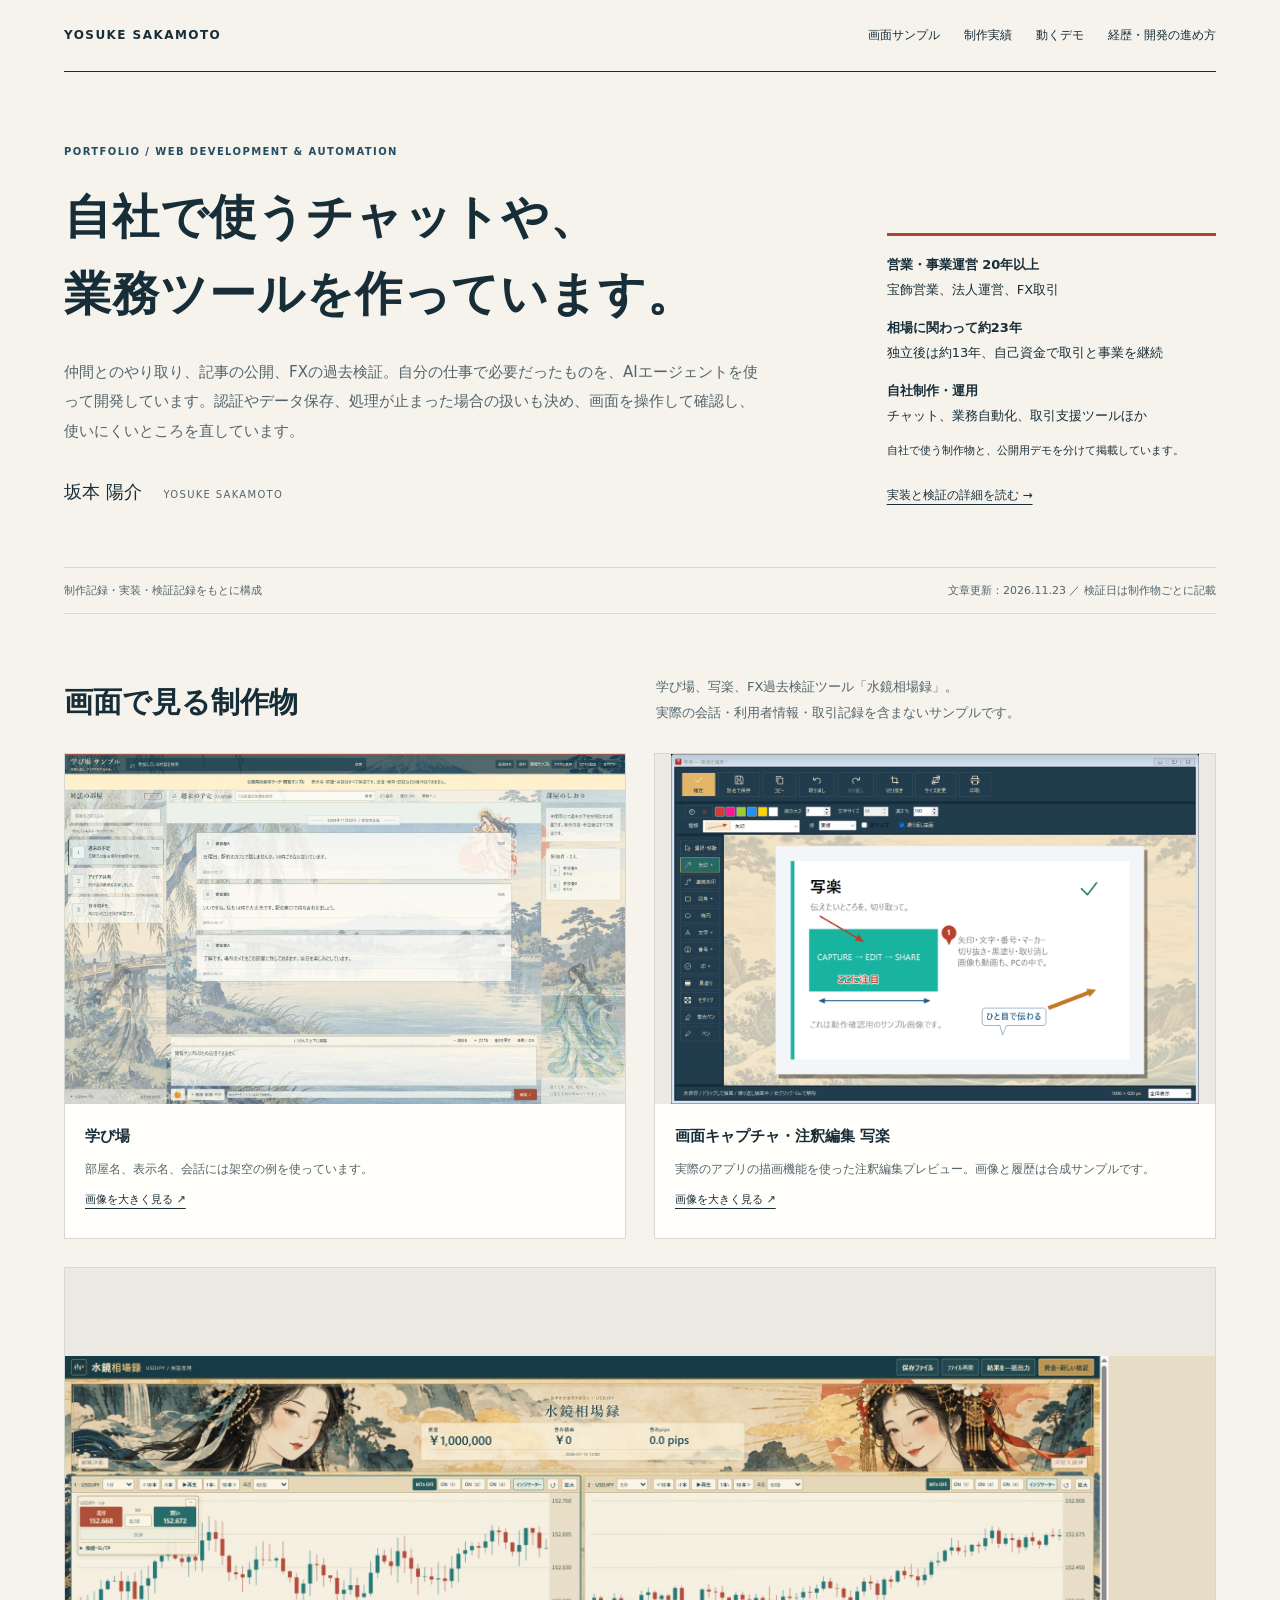
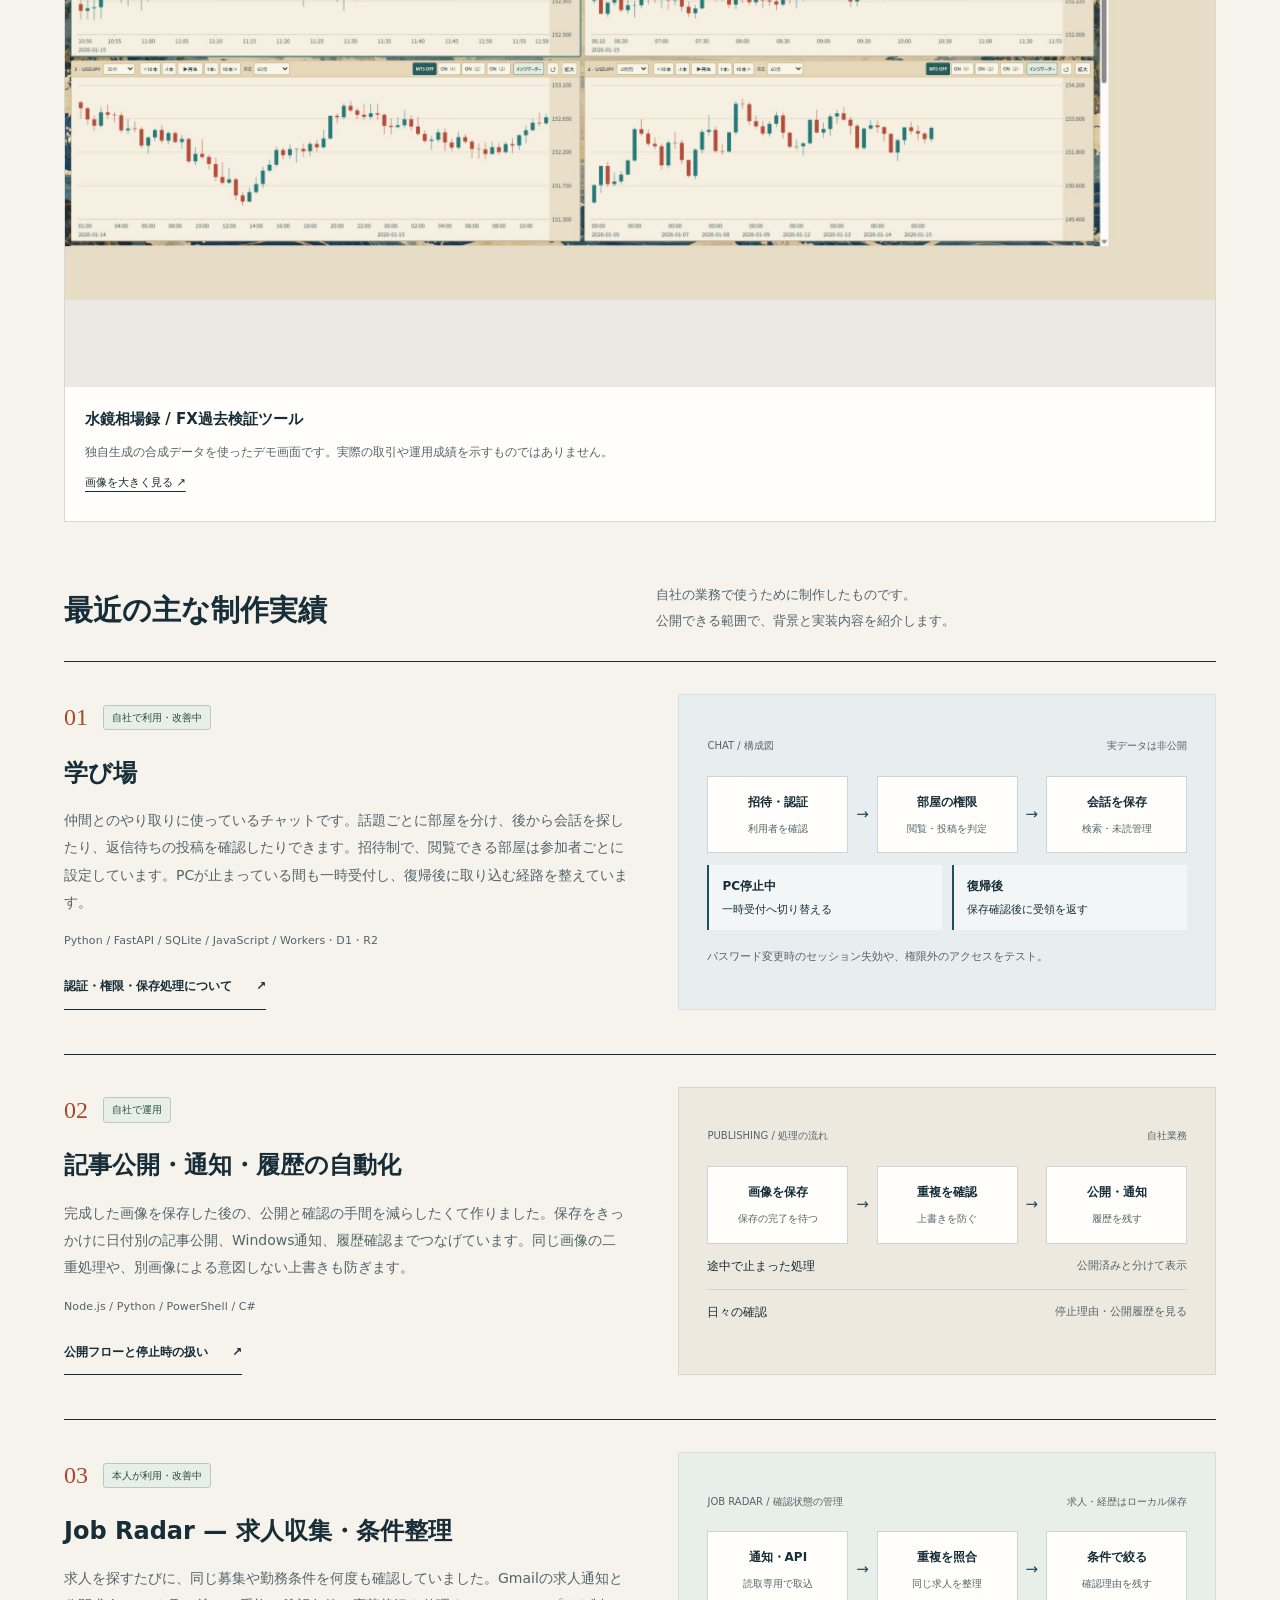
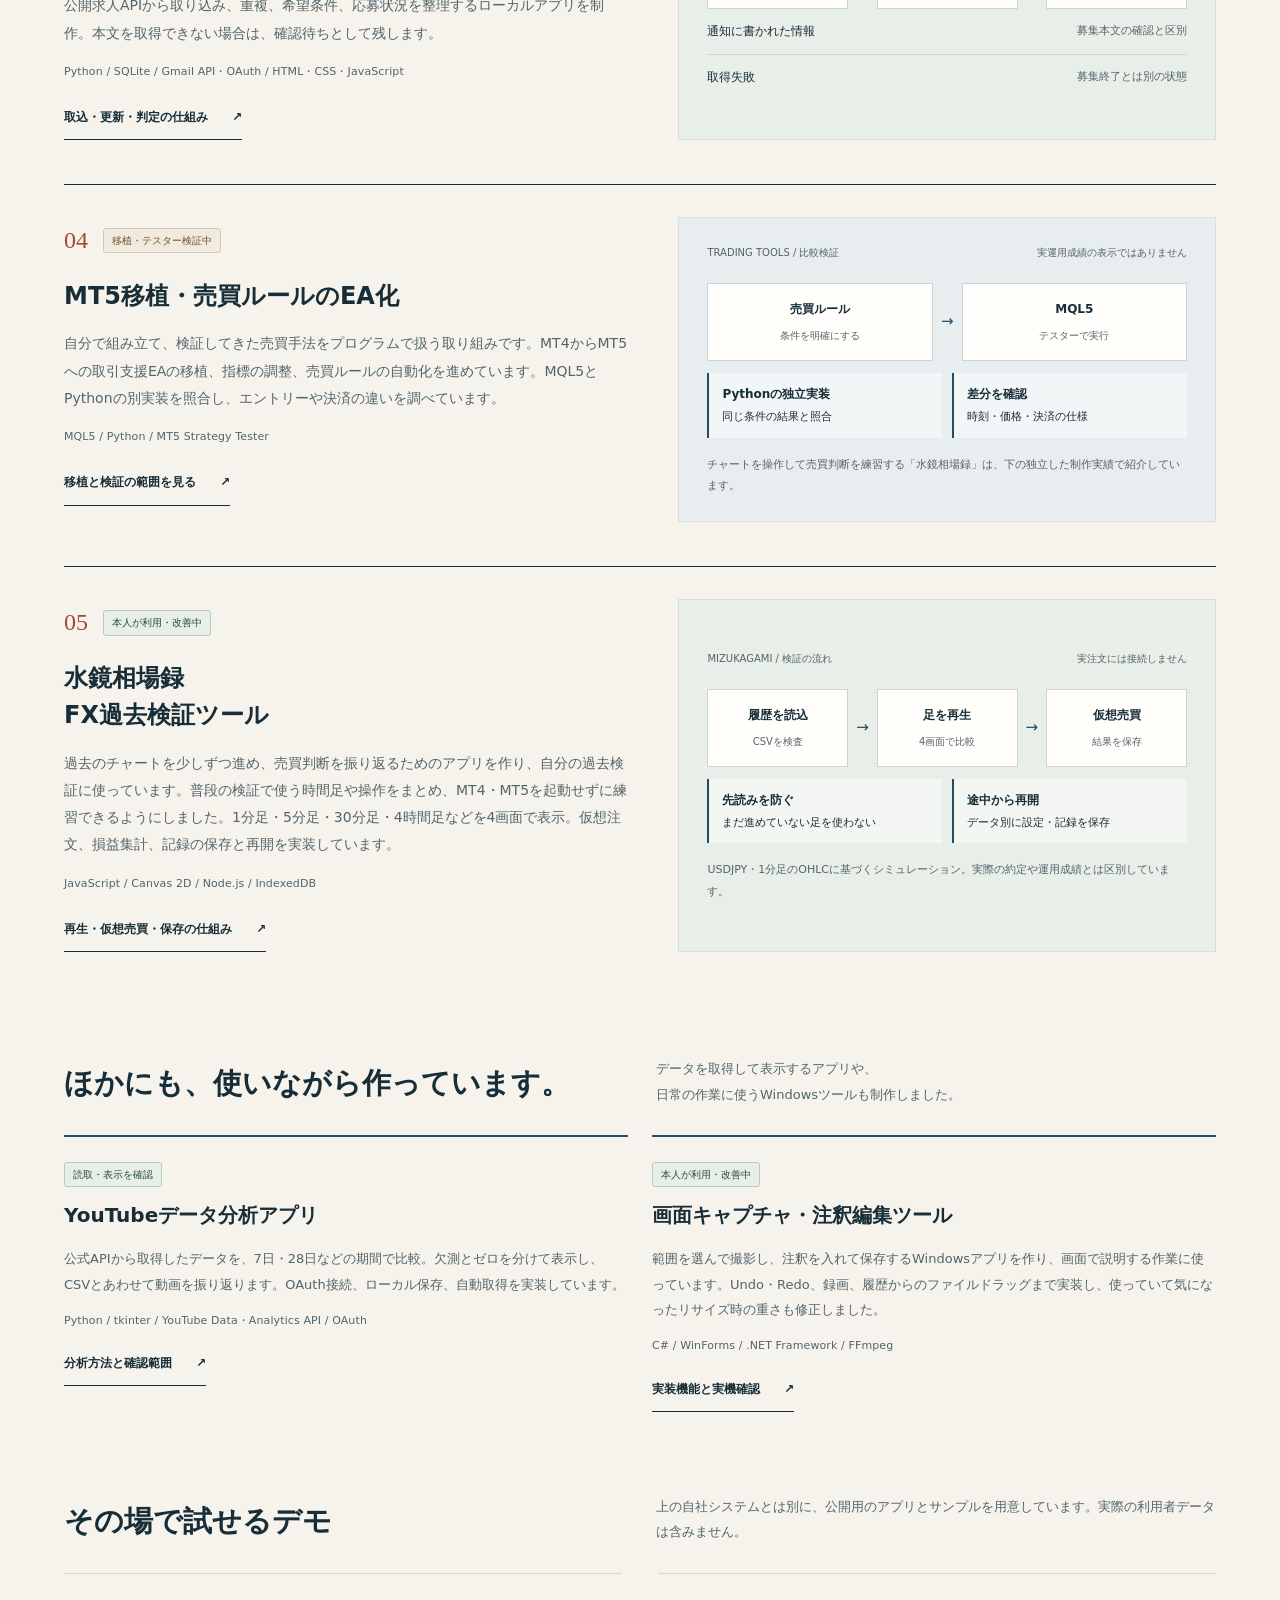
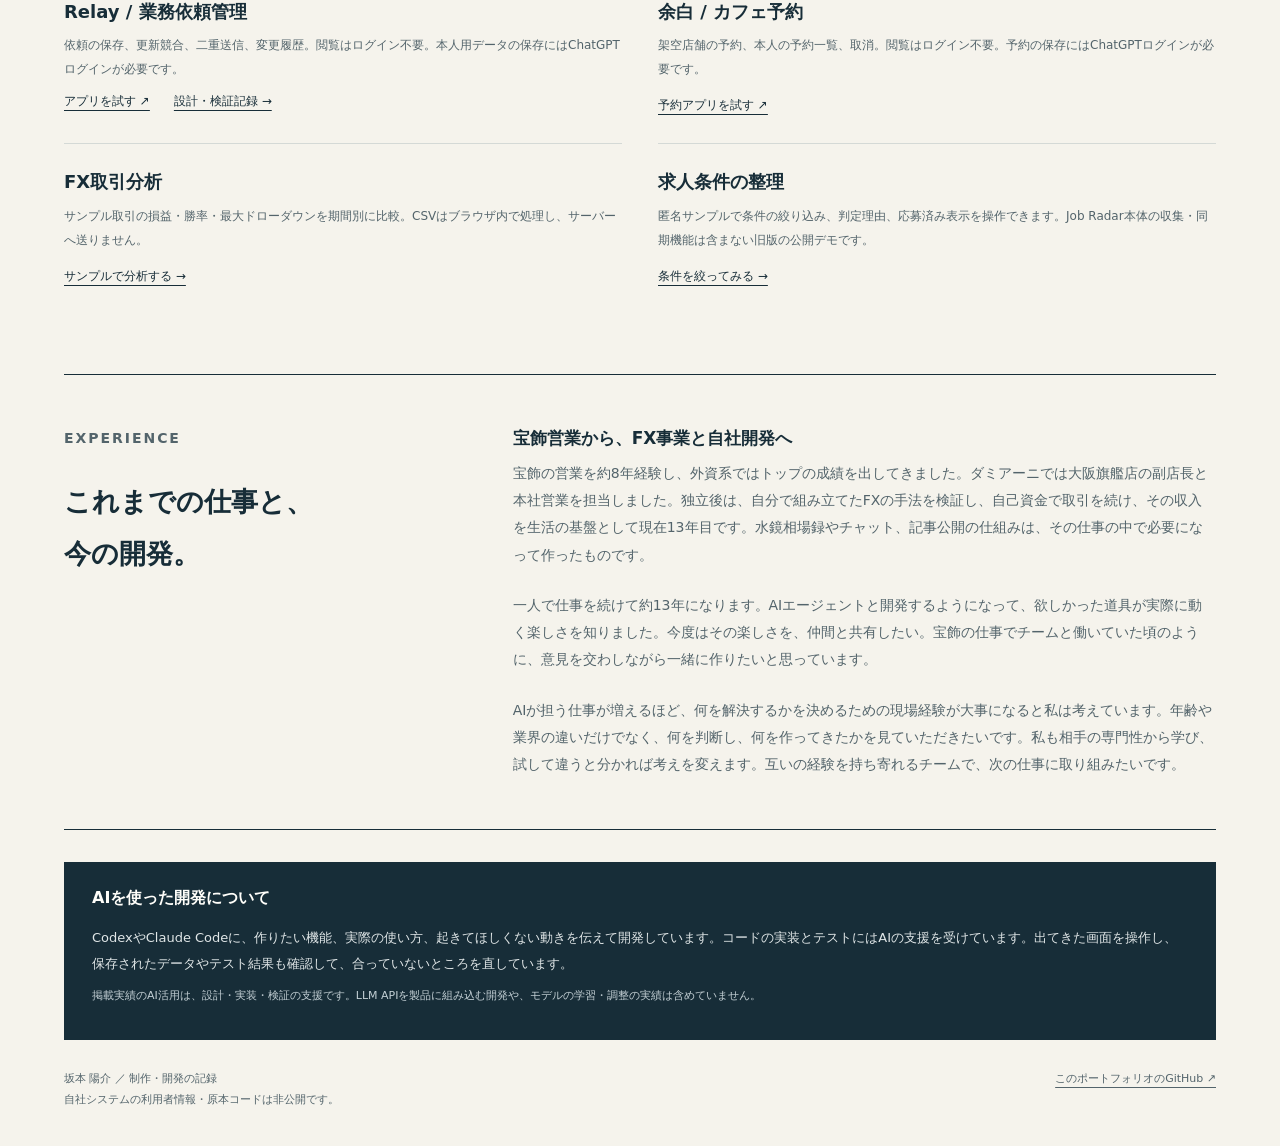
<file: index.html>
<!doctype html>
<html lang="ja">
<head>
  <meta charset="utf-8"><meta name="viewport" content="width=device-width, initial-scale=1">
  <meta name="description" content="坂本陽介の制作・開発記録。仲間とのやり取りに使っているチャット「学び場」、業務自動化、Job Radar、水鏡相場録、MT5移植・売買ルールのEA化。実際の使い方と開発の記録を紹介します。">
  <meta name="portfolio-version" content="portfolio-20261123">
  <title>坂本陽介 | Web開発・業務自動化のポートフォリオ</title>
  <link rel="stylesheet" href="./assets/portfolio.css">
</head>
<body>
<a class="skip" href="#main">本文へ移動</a>
<header class="wrap header"><a class="brand" href="./">YOSUKE SAKAMOTO</a><nav class="nav" aria-label="メインナビゲーション"><a href="#screens">画面サンプル</a><a href="#works">制作実績</a><a href="#demos">動くデモ</a><a href="#career">経歴・開発の進め方</a></nav></header>
<main id="main" class="wrap">
  <section class="hero" aria-labelledby="title"><div><p class="eyebrow">PORTFOLIO / WEB DEVELOPMENT &amp; AUTOMATION</p><h1 id="title">自社で使うチャットや、<br>業務ツールを作っています。</h1><p class="lead">仲間とのやり取り、記事の公開、FXの過去検証。自分の仕事で必要だったものを、AIエージェントを使って開発しています。認証やデータ保存、処理が止まった場合の扱いも決め、画面を操作して確認し、使いにくいところを直しています。</p><p class="name">坂本 陽介 <span>YOSUKE SAKAMOTO</span></p></div><aside class="hero-aside"><p><strong>営業・事業運営 20年以上</strong><br>宝飾営業、法人運営、FX取引</p><p><strong>相場に関わって約23年</strong><br>独立後は約13年、自己資金で取引と事業を継続</p><p><strong>自社制作・運用</strong><br>チャット、業務自動化、取引支援ツールほか</p><p class="note">自社で使う制作物と、公開用デモを分けて掲載しています。</p><a href="./engineering/product-work/">実装と検証の詳細を読む →</a></aside></section>
  <div class="strip"><span>制作記録・実装・検証記録をもとに構成</span><span>文章更新：2026.11.23 ／ 検証日は制作物ごとに記載</span></div>
<section id="screens" class="section" aria-labelledby="screens-title"><div class="section-head"><h2 id="screens-title">画面で見る制作物</h2><p>学び場、写楽、FX過去検証ツール「水鏡相場録」。<br>実際の会話・利用者情報・取引記録を含まないサンプルです。</p></div><div class="screen-grid"><figure class="screen-sample "><a href="./assets/chat-sample.jpg?v=20261123" target="_blank" rel="noreferrer" aria-label="学び場のチャット画面を大きく開く"><img src="./assets/chat-sample.jpg?v=20261123" width="1600" height="1000" loading="lazy" decoding="async" alt="学び場の画面例。部屋の一覧と、仲間同士の会話が並ぶ画面"></a><figcaption><strong>学び場</strong><span>部屋名、表示名、会話には架空の例を使っています。</span><a href="./assets/chat-sample.jpg?v=20261123" target="_blank" rel="noreferrer">画像を大きく見る ↗</a></figcaption></figure><figure class="screen-sample "><a href="./assets/capture-sample.png" target="_blank" rel="noreferrer" aria-label="画面キャプチャ・注釈編集 写楽の画像を大きく開く"><img src="./assets/capture-sample.png" width="1280" height="850" loading="lazy" decoding="async" alt="画面キャプチャ・注釈編集 写楽の公開用サンプル画面"></a><figcaption><strong>画面キャプチャ・注釈編集 写楽</strong><span>実際のアプリの描画機能を使った注釈編集プレビュー。画像と履歴は合成サンプルです。</span><a href="./assets/capture-sample.png" target="_blank" rel="noreferrer">画像を大きく見る ↗</a></figcaption></figure><figure class="screen-sample screen-wide"><a href="./assets/mizukagami-sample.jpg" target="_blank" rel="noreferrer" aria-label="水鏡相場録の画像を大きく開く"><img src="./assets/mizukagami-sample.jpg" width="2352" height="1112" loading="lazy" decoding="async" alt="水鏡相場録の合成データによる4画面チャートリプレイ"></a><figcaption><strong>水鏡相場録 / FX過去検証ツール</strong><span>独自生成の合成データを使ったデモ画面です。実際の取引や運用成績を示すものではありません。</span><a href="./assets/mizukagami-sample.jpg" target="_blank" rel="noreferrer">画像を大きく見る ↗</a></figcaption></figure></div></section>
  <section id="works" class="section" aria-labelledby="works-title"><div class="section-head"><h2 id="works-title">最近の主な制作実績</h2><p>自社の業務で使うために制作したものです。<br>公開できる範囲で、背景と実装内容を紹介します。</p></div>
    <article class="work"><div class="work-copy"><div class="work-title"><span class="num">01</span><span class="status">自社で利用・改善中</span></div><h3>学び場</h3><p>仲間とのやり取りに使っているチャットです。話題ごとに部屋を分け、後から会話を探したり、返信待ちの投稿を確認したりできます。招待制で、閲覧できる部屋は参加者ごとに設定しています。PCが止まっている間も一時受付し、復帰後に取り込む経路を整えています。</p><p class="tech">Python / FastAPI / SQLite / JavaScript / Workers・D1・R2</p><a class="text-link" href="./engineering/product-work/#chat">認証・権限・保存処理について <span>↗</span></a></div><div class="diagram" role="img" aria-label="チャットの構成図。招待・認証を通して部屋ごとの閲覧権限を判定し、会話を保存する。PC停止中は一時受付し、復帰後に取り込む。"><p class="diagram-label"><span>CHAT / 構成図</span><span>実データは非公開</span></p><div class="flow"><div class="node">招待・認証<small>利用者を確認</small></div><span class="arrow">→</span><div class="node">部屋の権限<small>閲覧・投稿を判定</small></div><span class="arrow">→</span><div class="node">会話を保存<small>検索・未読管理</small></div></div><div class="split"><div><strong>PC停止中</strong>一時受付へ切り替える</div><div><strong>復帰後</strong>保存確認後に受領を返す</div></div><p class="diagram-note">パスワード変更時のセッション失効や、権限外のアクセスをテスト。</p></div></article>
    <article class="work"><div class="work-copy"><div class="work-title"><span class="num">02</span><span class="status">自社で運用</span></div><h3>記事公開・通知・履歴の自動化</h3><p>完成した画像を保存した後の、公開と確認の手間を減らしたくて作りました。保存をきっかけに日付別の記事公開、Windows通知、履歴確認までつなげています。同じ画像の二重処理や、別画像による意図しない上書きも防ぎます。</p><p class="tech">Node.js / Python / PowerShell / C#</p><a class="text-link" href="./engineering/product-work/#automation">公開フローと停止時の扱い <span>↗</span></a></div><div class="diagram warm" role="img" aria-label="記事公開の構成図。保存完了を確認し、重複を検査してから公開・通知する。受付、処理中、停止、公開済みを区別する。"><p class="diagram-label"><span>PUBLISHING / 処理の流れ</span><span>自社業務</span></p><div class="flow"><div class="node">画像を保存<small>保存の完了を待つ</small></div><span class="arrow">→</span><div class="node">重複を確認<small>上書きを防ぐ</small></div><span class="arrow">→</span><div class="node">公開・通知<small>履歴を残す</small></div></div><div class="queue-row"><span>途中で止まった処理</span><span>公開済みと分けて表示</span></div><div class="queue-row"><span>日々の確認</span><span>停止理由・公開履歴を見る</span></div></div></article>
    <article class="work"><div class="work-copy"><div class="work-title"><span class="num">03</span><span class="status">本人が利用・改善中</span></div><h3>Job Radar — 求人収集・条件整理</h3><p>求人を探すたびに、同じ募集や勤務条件を何度も確認していました。Gmailの求人通知と公開求人APIから取り込み、重複、希望条件、応募状況を整理するローカルアプリを制作。本文を取得できない場合は、確認待ちとして残します。</p><p class="tech">Python / SQLite / Gmail API・OAuth / HTML・CSS・JavaScript</p><a class="text-link" href="./engineering/product-work/#radar">取込・更新・判定の仕組み <span>↗</span></a></div><div class="diagram green" role="img" aria-label="求人整理の構成図。通知と公開APIから取込、重複照合、条件ごとの整理を行う。本文未確認、取得失敗、募集終了を区別する。"><p class="diagram-label"><span>JOB RADAR / 確認状態の管理</span><span>求人・経歴はローカル保存</span></p><div class="flow"><div class="node">通知・API<small>読取専用で取込</small></div><span class="arrow">→</span><div class="node">重複を照合<small>同じ求人を整理</small></div><span class="arrow">→</span><div class="node">条件で絞る<small>確認理由を残す</small></div></div><div class="queue-row"><span>通知に書かれた情報</span><span>募集本文の確認と区別</span></div><div class="queue-row"><span>取得失敗</span><span>募集終了とは別の状態</span></div></div></article>
    <article class="work"><div class="work-copy"><div class="work-title"><span class="num">04</span><span class="status test">移植・テスター検証中</span></div><h3>MT5移植・売買ルールのEA化</h3><p>自分で組み立て、検証してきた売買手法をプログラムで扱う取り組みです。MT4からMT5への取引支援EAの移植、指標の調整、売買ルールの自動化を進めています。MQL5とPythonの別実装を照合し、エントリーや決済の違いを調べています。</p><p class="tech">MQL5 / Python / MT5 Strategy Tester</p><a class="text-link" href="./engineering/product-work/#trading">移植と検証の範囲を見る <span>↗</span></a></div><div class="diagram" role="img" aria-label="取引検証の構成図。同じ売買ルールをMQL5とPythonで実装し、時刻・価格・初期条件を揃えて結果を照合する。"><p class="diagram-label"><span>TRADING TOOLS / 比較検証</span><span>実運用成績の表示ではありません</span></p><div class="flow"><div class="node">売買ルール<small>条件を明確にする</small></div><span class="arrow">→</span><div class="node">MQL5<small>テスターで実行</small></div></div><div class="split"><div><strong>Pythonの独立実装</strong>同じ条件の結果と照合</div><div><strong>差分を確認</strong>時刻・価格・決済の仕様</div></div><p class="diagram-note">チャートを操作して売買判断を練習する「水鏡相場録」は、下の独立した制作実績で紹介しています。</p></div></article>
    <article class="work"><div class="work-copy"><div class="work-title"><span class="num">05</span><span class="status">本人が利用・改善中</span></div><h3>水鏡相場録<br>FX過去検証ツール</h3><p>過去のチャートを少しずつ進め、売買判断を振り返るためのアプリを作り、自分の過去検証に使っています。普段の検証で使う時間足や操作をまとめ、MT4・MT5を起動せずに練習できるようにしました。1分足・5分足・30分足・4時間足などを4画面で表示。仮想注文、損益集計、記録の保存と再開を実装しています。</p><p class="tech">JavaScript / Canvas 2D / Node.js / IndexedDB</p><a class="text-link" href="./engineering/product-work/#mizukagami">再生・仮想売買・保存の仕組み <span>↗</span></a></div><div class="diagram green" role="img" aria-label="水鏡相場録の構成図。CSVを取り込み、既知の足まででチャートを再生し、仮想注文と検証記録を保存する。"><p class="diagram-label"><span>MIZUKAGAMI / 検証の流れ</span><span>実注文には接続しません</span></p><div class="flow"><div class="node">履歴を読込<small>CSVを検査</small></div><span class="arrow">→</span><div class="node">足を再生<small>4画面で比較</small></div><span class="arrow">→</span><div class="node">仮想売買<small>結果を保存</small></div></div><div class="split"><div><strong>先読みを防ぐ</strong>まだ進めていない足を使わない</div><div><strong>途中から再開</strong>データ別に設定・記録を保存</div></div><p class="diagram-note">USDJPY・1分足のOHLCに基づくシミュレーション。実際の約定や運用成績とは区別しています。</p></div></article>
  </section>
  <section class="section" aria-labelledby="recent-title"><div class="section-head"><h2 id="recent-title">ほかにも、使いながら作っています。</h2><p>データを取得して表示するアプリや、<br>日常の作業に使うWindowsツールも制作しました。</p></div><div class="more-grid"><article class="small-work"><span class="status">読取・表示を確認</span><h3>YouTubeデータ分析アプリ</h3><p>公式APIから取得したデータを、7日・28日などの期間で比較。欠測とゼロを分けて表示し、CSVとあわせて動画を振り返ります。OAuth接続、ローカル保存、自動取得を実装しています。</p><p class="tech">Python / tkinter / YouTube Data・Analytics API / OAuth</p><a class="text-link" href="./engineering/product-work/#analytics">分析方法と確認範囲 <span>↗</span></a></article><article class="small-work"><span class="status">本人が利用・改善中</span><h3>画面キャプチャ・注釈編集ツール</h3><p>範囲を選んで撮影し、注釈を入れて保存するWindowsアプリを作り、画面で説明する作業に使っています。Undo・Redo、録画、履歴からのファイルドラッグまで実装し、使っていて気になったリサイズ時の重さも修正しました。</p><p class="tech">C# / WinForms / .NET Framework / FFmpeg</p><a class="text-link" href="./engineering/product-work/#capture">実装機能と実機確認 <span>↗</span></a></article></div></section>
  <section id="demos" class="section" aria-labelledby="demos-title"><div class="section-head"><h2 id="demos-title">その場で試せるデモ</h2><p>上の自社システムとは別に、公開用のアプリとサンプルを用意しています。実際の利用者データは含みません。</p></div><div class="demos"><article class="demo"><h3>Relay / 業務依頼管理</h3><p>依頼の保存、更新競合、二重送信、変更履歴。閲覧はログイン不要。本人用データの保存にはChatGPTログインが必要です。</p><div class="links"><a href="https://sakamoto-relay-ops.sukekyu82.chatgpt.site/" target="_blank" rel="noreferrer">アプリを試す ↗</a><a href="./engineering/relay/">設計・検証記録 →</a></div></article><article class="demo"><h3>余白 / カフェ予約</h3><p>架空店舗の予約、本人の予約一覧、取消。閲覧はログイン不要。予約の保存にはChatGPTログインが必要です。</p><a href="https://yohaku-cafe-reservation.sukekyu82.chatgpt.site" target="_blank" rel="noreferrer">予約アプリを試す ↗</a></article><article class="demo"><h3>FX取引分析</h3><p>サンプル取引の損益・勝率・最大ドローダウンを期間別に比較。CSVはブラウザ内で処理し、サーバーへ送りません。</p><a href="./projects/fx-trade-analytics/">サンプルで分析する →</a></article><article class="demo"><h3>求人条件の整理</h3><p>匿名サンプルで条件の絞り込み、判定理由、応募済み表示を操作できます。Job Radar本体の収集・同期機能は含まない旧版の公開デモです。</p><a href="./projects/remote-job-triage-demo/">条件を絞ってみる →</a></article></div></section>
  <section id="career" class="career" aria-labelledby="career-title"><div><p class="eyebrow">EXPERIENCE</p><h2 id="career-title">これまでの仕事と、<br>今の開発。</h2></div><div><h3>宝飾営業から、FX事業と自社開発へ</h3><p>宝飾の営業を約8年経験し、外資系ではトップの成績を出してきました。ダミアーニでは大阪旗艦店の副店長と本社営業を担当しました。独立後は、自分で組み立てたFXの手法を検証し、自己資金で取引を続け、その収入を生活の基盤として現在13年目です。水鏡相場録やチャット、記事公開の仕組みは、その仕事の中で必要になって作ったものです。</p><p>一人で仕事を続けて約13年になります。AIエージェントと開発するようになって、欲しかった道具が実際に動く楽しさを知りました。今度はその楽しさを、仲間と共有したい。宝飾の仕事でチームと働いていた頃のように、意見を交わしながら一緒に作りたいと思っています。</p><p>AIが担う仕事が増えるほど、何を解決するかを決めるための現場経験が大事になると私は考えています。年齢や業界の違いだけでなく、何を判断し、何を作ってきたかを見ていただきたいです。私も相手の専門性から学び、試して違うと分かれば考えを変えます。互いの経験を持ち寄れるチームで、次の仕事に取り組みたいです。</p></div></section>
  <aside class="ai-note" aria-labelledby="ai-title"><h3 id="ai-title">AIを使った開発について</h3><p>CodexやClaude Codeに、作りたい機能、実際の使い方、起きてほしくない動きを伝えて開発しています。コードの実装とテストにはAIの支援を受けています。出てきた画面を操作し、保存されたデータやテスト結果も確認して、合っていないところを直しています。</p><p class="note">掲載実績のAI活用は、設計・実装・検証の支援です。LLM APIを製品に組み込む開発や、モデルの学習・調整の実績は含めていません。</p></aside>
</main>
<footer class="wrap footer"><p>坂本 陽介 ／ 制作・開発の記録<br>自社システムの利用者情報・原本コードは非公開です。</p><a href="https://github.com/yousukesakamoto007/yosuke-sakamoto-ai-portfolio" target="_blank" rel="noreferrer">このポートフォリオのGitHub ↗</a></footer>
</body></html>
</file>
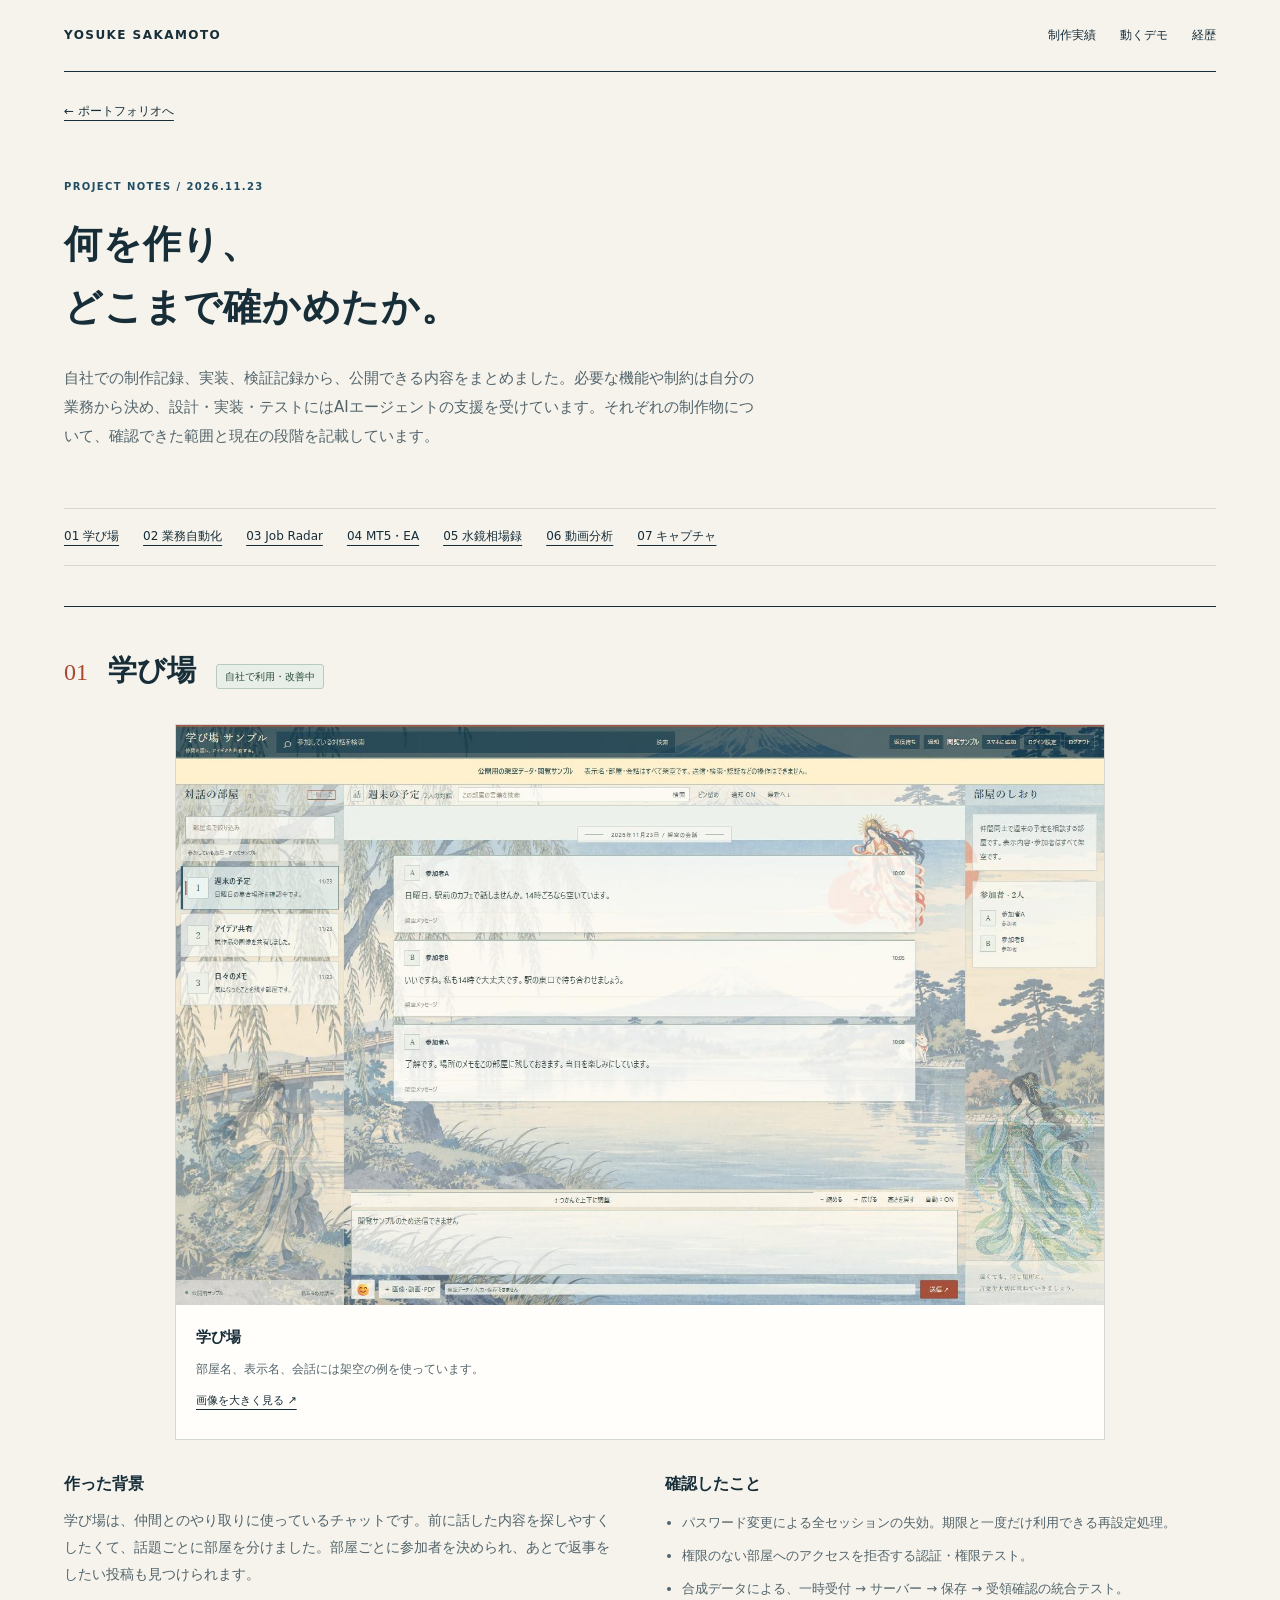
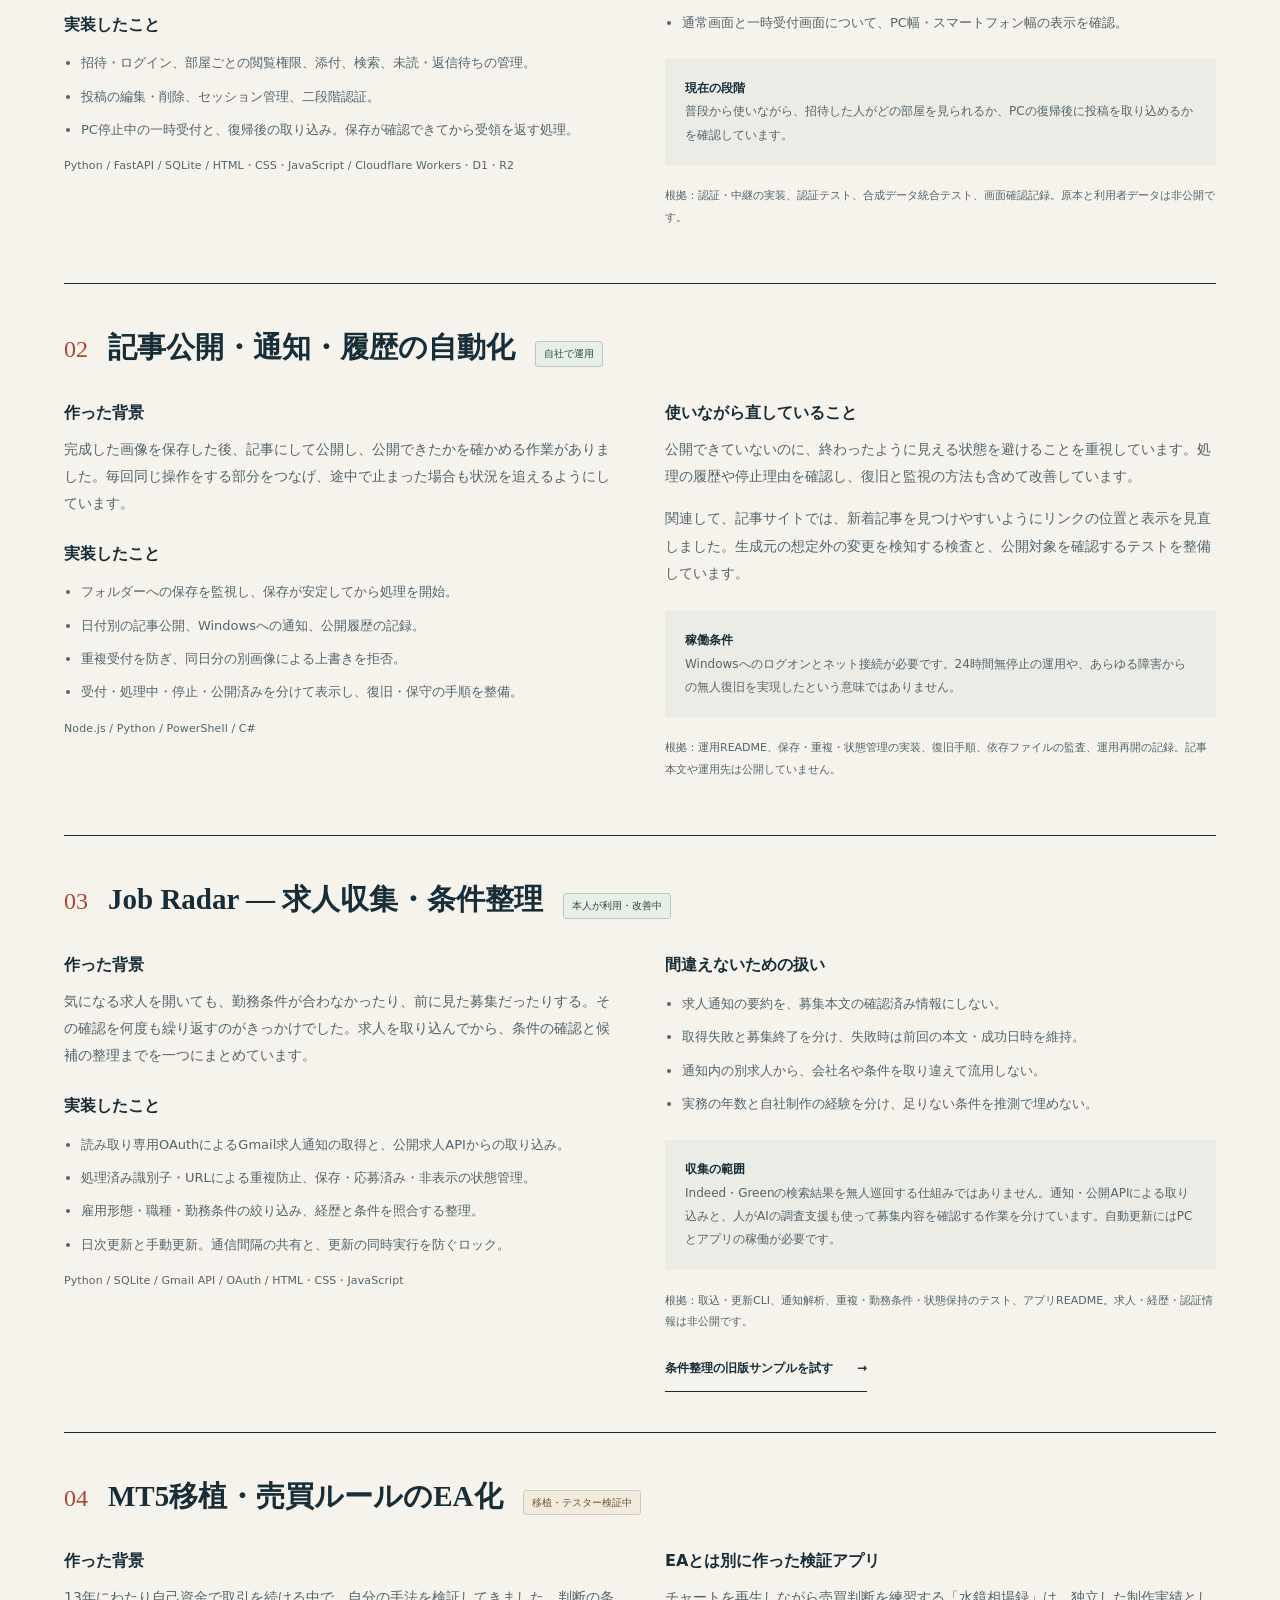
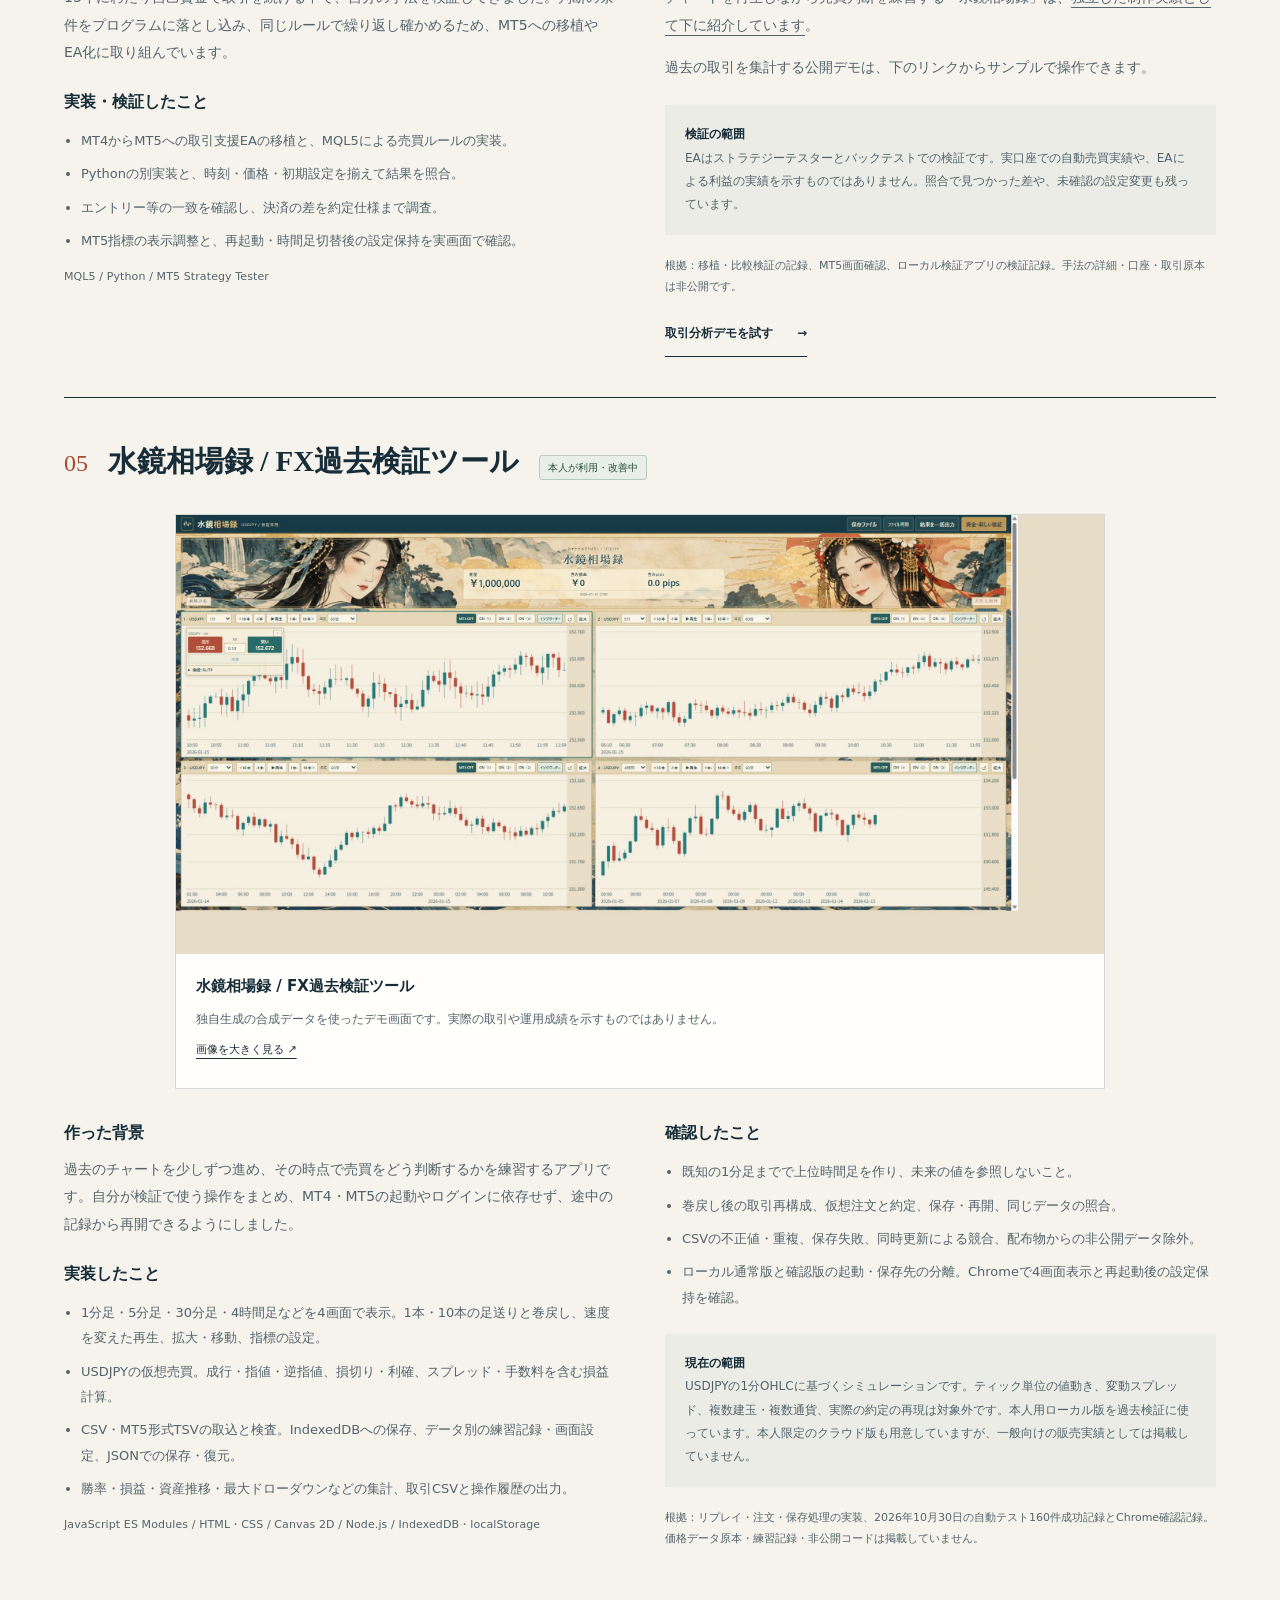
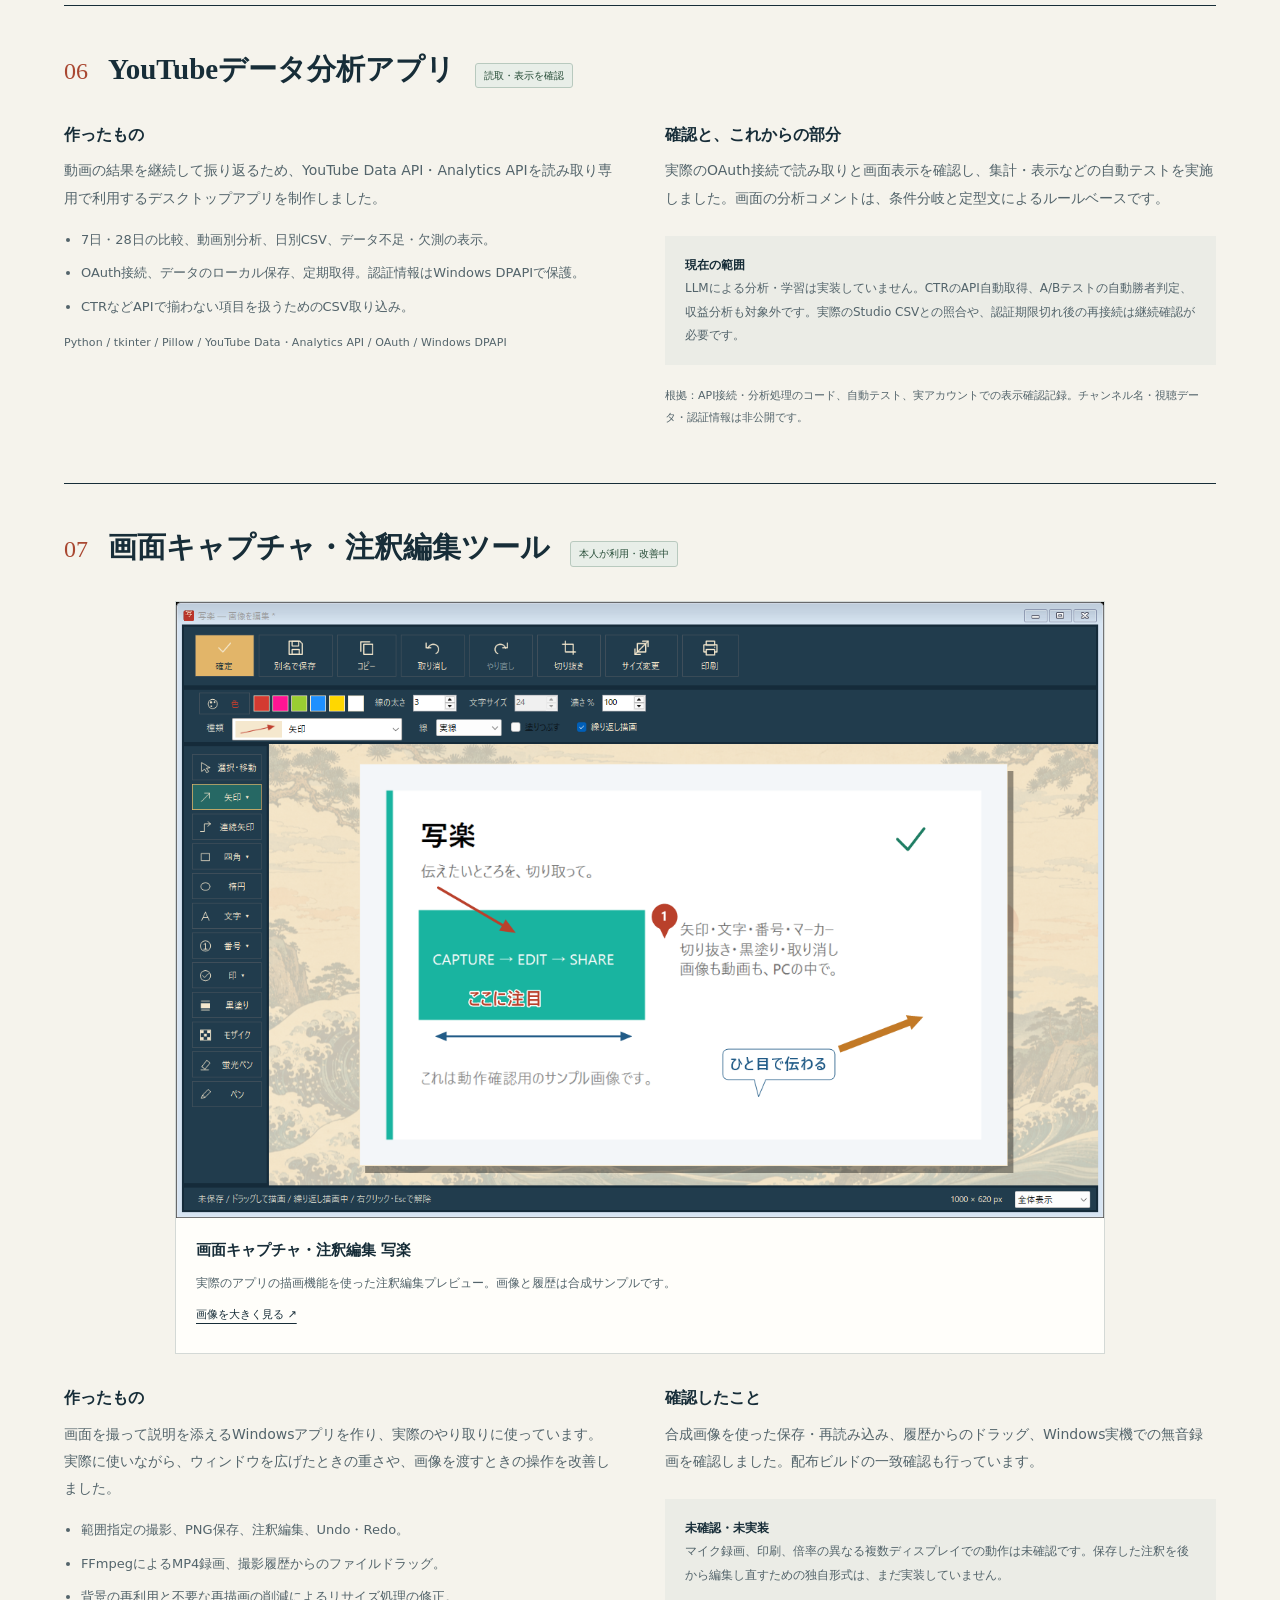
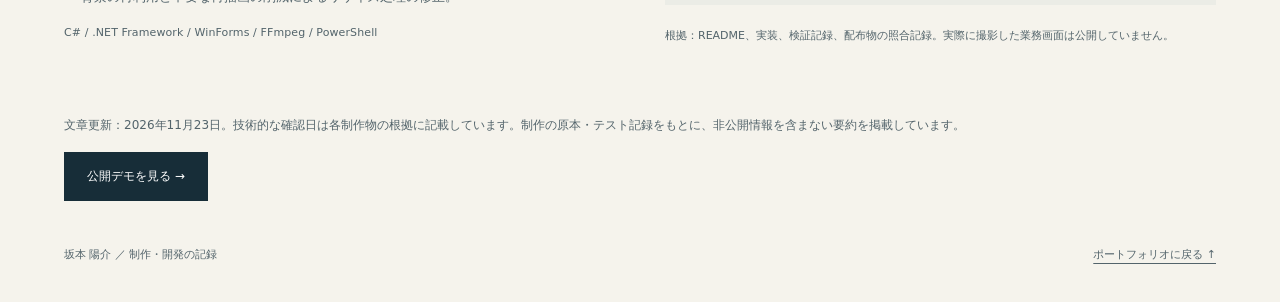
<file: engineering/product-work/index.html>
<!doctype html><html lang="ja"><head><meta charset="utf-8"><meta name="viewport" content="width=device-width, initial-scale=1"><meta name="description" content="仲間とのやり取りに使っているチャット「学び場」、記事公開自動化、Job Radar、水鏡相場録、MT5移植ほかの実装・検証記録。坂本陽介のポートフォリオ。"><title>実装と検証の記録 | 坂本陽介</title><link rel="stylesheet" href="../../assets/portfolio.css"></head><body>
<a class="skip" href="#main">本文へ移動</a><header class="wrap header"><a class="brand" href="../../">YOSUKE SAKAMOTO</a><nav class="nav" aria-label="メインナビゲーション"><a href="../../#works">制作実績</a><a href="../../#demos">動くデモ</a><a href="../../#career">経歴</a></nav></header>
<main id="main" class="wrap"><a class="back" href="../../">← ポートフォリオへ</a><section class="case-hero"><p class="eyebrow">PROJECT NOTES / 2026.11.23</p><h1>何を作り、<br>どこまで確かめたか。</h1><p class="lead">自社での制作記録、実装、検証記録から、公開できる内容をまとめました。必要な機能や制約は自分の業務から決め、設計・実装・テストにはAIエージェントの支援を受けています。それぞれの制作物について、確認できた範囲と現在の段階を記載しています。</p></section><nav class="jump" aria-label="制作物の詳細へ"><a href="#chat">01 学び場</a><a href="#automation">02 業務自動化</a><a href="#radar">03 Job Radar</a><a href="#trading">04 MT5・EA</a><a href="#mizukagami">05 水鏡相場録</a><a href="#analytics">06 動画分析</a><a href="#capture">07 キャプチャ</a></nav>
<article id="chat" class="case"><div class="case-head"><span class="num">01</span><h2>学び場</h2><span class="status">自社で利用・改善中</span></div><figure class="screen-sample case-sample"><a href="../../assets/chat-sample.jpg?v=20261123" target="_blank" rel="noreferrer" aria-label="学び場のチャット画面を大きく開く"><img src="../../assets/chat-sample.jpg?v=20261123" width="1600" height="1000" loading="lazy" decoding="async" alt="学び場の画面例。部屋の一覧と、仲間同士の会話が並ぶ画面"></a><figcaption><strong>学び場</strong><span>部屋名、表示名、会話には架空の例を使っています。</span><a href="../../assets/chat-sample.jpg?v=20261123" target="_blank" rel="noreferrer">画像を大きく見る ↗</a></figcaption></figure><div class="case-grid"><div><h3>作った背景</h3><p>学び場は、仲間とのやり取りに使っているチャットです。前に話した内容を探しやすくしたくて、話題ごとに部屋を分けました。部屋ごとに参加者を決められ、あとで返事をしたい投稿も見つけられます。</p><h3>実装したこと</h3><ul><li>招待・ログイン、部屋ごとの閲覧権限、添付、検索、未読・返信待ちの管理。</li><li>投稿の編集・削除、セッション管理、二段階認証。</li><li>PC停止中の一時受付と、復帰後の取り込み。保存が確認できてから受領を返す処理。</li></ul><p class="tech">Python / FastAPI / SQLite / HTML・CSS・JavaScript / Cloudflare Workers・D1・R2</p></div><div><h3>確認したこと</h3><ul><li>パスワード変更による全セッションの失効。期限と一度だけ利用できる再設定処理。</li><li>権限のない部屋へのアクセスを拒否する認証・権限テスト。</li><li>合成データによる、一時受付 → サーバー → 保存 → 受領確認の統合テスト。</li><li>通常画面と一時受付画面について、PC幅・スマートフォン幅の表示を確認。</li></ul><p class="boundary"><strong>現在の段階</strong><br>普段から使いながら、招待した人がどの部屋を見られるか、PCの復帰後に投稿を取り込めるかを確認しています。</p><p class="evidence">根拠：認証・中継の実装、認証テスト、合成データ統合テスト、画面確認記録。原本と利用者データは非公開です。</p></div></div></article>
<article id="automation" class="case"><div class="case-head"><span class="num">02</span><h2>記事公開・通知・履歴の自動化</h2><span class="status">自社で運用</span></div><div class="case-grid"><div><h3>作った背景</h3><p>完成した画像を保存した後、記事にして公開し、公開できたかを確かめる作業がありました。毎回同じ操作をする部分をつなげ、途中で止まった場合も状況を追えるようにしています。</p><h3>実装したこと</h3><ul><li>フォルダーへの保存を監視し、保存が安定してから処理を開始。</li><li>日付別の記事公開、Windowsへの通知、公開履歴の記録。</li><li>重複受付を防ぎ、同日分の別画像による上書きを拒否。</li><li>受付・処理中・停止・公開済みを分けて表示し、復旧・保守の手順を整備。</li></ul><p class="tech">Node.js / Python / PowerShell / C#</p></div><div><h3>使いながら直していること</h3><p>公開できていないのに、終わったように見える状態を避けることを重視しています。処理の履歴や停止理由を確認し、復旧と監視の方法も含めて改善しています。</p><p>関連して、記事サイトでは、新着記事を見つけやすいようにリンクの位置と表示を見直しました。生成元の想定外の変更を検知する検査と、公開対象を確認するテストを整備しています。</p><p class="boundary"><strong>稼働条件</strong><br>Windowsへのログオンとネット接続が必要です。24時間無停止の運用や、あらゆる障害からの無人復旧を実現したという意味ではありません。</p><p class="evidence">根拠：運用README、保存・重複・状態管理の実装、復旧手順、依存ファイルの監査、運用再開の記録。記事本文や運用先は公開していません。</p></div></div></article>
<article id="radar" class="case"><div class="case-head"><span class="num">03</span><h2>Job Radar — 求人収集・条件整理</h2><span class="status">本人が利用・改善中</span></div><div class="case-grid"><div><h3>作った背景</h3><p>気になる求人を開いても、勤務条件が合わなかったり、前に見た募集だったりする。その確認を何度も繰り返すのがきっかけでした。求人を取り込んでから、条件の確認と候補の整理までを一つにまとめています。</p><h3>実装したこと</h3><ul><li>読み取り専用OAuthによるGmail求人通知の取得と、公開求人APIからの取り込み。</li><li>処理済み識別子・URLによる重複防止、保存・応募済み・非表示の状態管理。</li><li>雇用形態・職種・勤務条件の絞り込み、経歴と条件を照合する整理。</li><li>日次更新と手動更新。通信間隔の共有と、更新の同時実行を防ぐロック。</li></ul><p class="tech">Python / SQLite / Gmail API / OAuth / HTML・CSS・JavaScript</p></div><div><h3>間違えないための扱い</h3><ul><li>求人通知の要約を、募集本文の確認済み情報にしない。</li><li>取得失敗と募集終了を分け、失敗時は前回の本文・成功日時を維持。</li><li>通知内の別求人から、会社名や条件を取り違えて流用しない。</li><li>実務の年数と自社制作の経験を分け、足りない条件を推測で埋めない。</li></ul><p class="boundary"><strong>収集の範囲</strong><br>Indeed・Greenの検索結果を無人巡回する仕組みではありません。通知・公開APIによる取り込みと、人がAIの調査支援も使って募集内容を確認する作業を分けています。自動更新にはPCとアプリの稼働が必要です。</p><p class="evidence">根拠：取込・更新CLI、通知解析、重複・勤務条件・状態保持のテスト、アプリREADME。求人・経歴・認証情報は非公開です。</p><a class="text-link" href="../../projects/remote-job-triage-demo/">条件整理の旧版サンプルを試す <span>→</span></a></div></div></article>
<article id="trading" class="case"><div class="case-head"><span class="num">04</span><h2>MT5移植・売買ルールのEA化</h2><span class="status test">移植・テスター検証中</span></div><div class="case-grid"><div><h3>作った背景</h3><p>13年にわたり自己資金で取引を続ける中で、自分の手法を検証してきました。判断の条件をプログラムに落とし込み、同じルールで繰り返し確かめるため、MT5への移植やEA化に取り組んでいます。</p><h3>実装・検証したこと</h3><ul><li>MT4からMT5への取引支援EAの移植と、MQL5による売買ルールの実装。</li><li>Pythonの別実装と、時刻・価格・初期設定を揃えて結果を照合。</li><li>エントリー等の一致を確認し、決済の差を約定仕様まで調査。</li><li>MT5指標の表示調整と、再起動・時間足切替後の設定保持を実画面で確認。</li></ul><p class="tech">MQL5 / Python / MT5 Strategy Tester</p></div><div><h3>EAとは別に作った検証アプリ</h3><p>チャートを再生しながら売買判断を練習する「水鏡相場録」は、<a href="#mizukagami">独立した制作実績として下に紹介しています</a>。</p><p>過去の取引を集計する公開デモは、下のリンクからサンプルで操作できます。</p><p class="boundary"><strong>検証の範囲</strong><br>EAはストラテジーテスターとバックテストでの検証です。実口座での自動売買実績や、EAによる利益の実績を示すものではありません。照合で見つかった差や、未確認の設定変更も残っています。</p><p class="evidence">根拠：移植・比較検証の記録、MT5画面確認、ローカル検証アプリの検証記録。手法の詳細・口座・取引原本は非公開です。</p><a class="text-link" href="../../projects/fx-trade-analytics/">取引分析デモを試す <span>→</span></a></div></div></article>
<article id="mizukagami" class="case"><div class="case-head"><span class="num">05</span><h2>水鏡相場録 / FX過去検証ツール</h2><span class="status">本人が利用・改善中</span></div><figure class="screen-sample case-sample"><a href="../../assets/mizukagami-sample.jpg" target="_blank" rel="noreferrer" aria-label="水鏡相場録の画像を大きく開く"><img src="../../assets/mizukagami-sample.jpg" width="2352" height="1112" loading="lazy" decoding="async" alt="水鏡相場録の合成データによる4画面チャートリプレイ"></a><figcaption><strong>水鏡相場録 / FX過去検証ツール</strong><span>独自生成の合成データを使ったデモ画面です。実際の取引や運用成績を示すものではありません。</span><a href="../../assets/mizukagami-sample.jpg" target="_blank" rel="noreferrer">画像を大きく見る ↗</a></figcaption></figure><div class="case-grid"><div><h3>作った背景</h3><p>過去のチャートを少しずつ進め、その時点で売買をどう判断するかを練習するアプリです。自分が検証で使う操作をまとめ、MT4・MT5の起動やログインに依存せず、途中の記録から再開できるようにしました。</p><h3>実装したこと</h3><ul><li>1分足・5分足・30分足・4時間足などを4画面で表示。1本・10本の足送りと巻戻し、速度を変えた再生、拡大・移動、指標の設定。</li><li>USDJPYの仮想売買。成行・指値・逆指値、損切り・利確、スプレッド・手数料を含む損益計算。</li><li>CSV・MT5形式TSVの取込と検査。IndexedDBへの保存、データ別の練習記録・画面設定、JSONでの保存・復元。</li><li>勝率・損益・資産推移・最大ドローダウンなどの集計、取引CSVと操作履歴の出力。</li></ul><p class="tech">JavaScript ES Modules / HTML・CSS / Canvas 2D / Node.js / IndexedDB・localStorage</p></div><div><h3>確認したこと</h3><ul><li>既知の1分足までで上位時間足を作り、未来の値を参照しないこと。</li><li>巻戻し後の取引再構成、仮想注文と約定、保存・再開、同じデータの照合。</li><li>CSVの不正値・重複、保存失敗、同時更新による競合、配布物からの非公開データ除外。</li><li>ローカル通常版と確認版の起動・保存先の分離。Chromeで4画面表示と再起動後の設定保持を確認。</li></ul><p class="boundary"><strong>現在の範囲</strong><br>USDJPYの1分OHLCに基づくシミュレーションです。ティック単位の値動き、変動スプレッド、複数建玉・複数通貨、実際の約定の再現は対象外です。本人用ローカル版を過去検証に使っています。本人限定のクラウド版も用意していますが、一般向けの販売実績としては掲載していません。</p><p class="evidence">根拠：リプレイ・注文・保存処理の実装、2026年10月30日の自動テスト160件成功記録とChrome確認記録。価格データ原本・練習記録・非公開コードは掲載していません。</p></div></div></article>
<article id="analytics" class="case"><div class="case-head"><span class="num">06</span><h2>YouTubeデータ分析アプリ</h2><span class="status">読取・表示を確認</span></div><div class="case-grid"><div><h3>作ったもの</h3><p>動画の結果を継続して振り返るため、YouTube Data API・Analytics APIを読み取り専用で利用するデスクトップアプリを制作しました。</p><ul><li>7日・28日の比較、動画別分析、日別CSV、データ不足・欠測の表示。</li><li>OAuth接続、データのローカル保存、定期取得。認証情報はWindows DPAPIで保護。</li><li>CTRなどAPIで揃わない項目を扱うためのCSV取り込み。</li></ul><p class="tech">Python / tkinter / Pillow / YouTube Data・Analytics API / OAuth / Windows DPAPI</p></div><div><h3>確認と、これからの部分</h3><p>実際のOAuth接続で読み取りと画面表示を確認し、集計・表示などの自動テストを実施しました。画面の分析コメントは、条件分岐と定型文によるルールベースです。</p><p class="boundary"><strong>現在の範囲</strong><br>LLMによる分析・学習は実装していません。CTRのAPI自動取得、A/Bテストの自動勝者判定、収益分析も対象外です。実際のStudio CSVとの照合や、認証期限切れ後の再接続は継続確認が必要です。</p><p class="evidence">根拠：API接続・分析処理のコード、自動テスト、実アカウントでの表示確認記録。チャンネル名・視聴データ・認証情報は非公開です。</p></div></div></article>
<article id="capture" class="case"><div class="case-head"><span class="num">07</span><h2>画面キャプチャ・注釈編集ツール</h2><span class="status">本人が利用・改善中</span></div><figure class="screen-sample case-sample"><a href="../../assets/capture-sample.png" target="_blank" rel="noreferrer" aria-label="画面キャプチャ・注釈編集 写楽の画像を大きく開く"><img src="../../assets/capture-sample.png" width="1280" height="850" loading="lazy" decoding="async" alt="画面キャプチャ・注釈編集 写楽の公開用サンプル画面"></a><figcaption><strong>画面キャプチャ・注釈編集 写楽</strong><span>実際のアプリの描画機能を使った注釈編集プレビュー。画像と履歴は合成サンプルです。</span><a href="../../assets/capture-sample.png" target="_blank" rel="noreferrer">画像を大きく見る ↗</a></figcaption></figure><div class="case-grid"><div><h3>作ったもの</h3><p>画面を撮って説明を添えるWindowsアプリを作り、実際のやり取りに使っています。実際に使いながら、ウィンドウを広げたときの重さや、画像を渡すときの操作を改善しました。</p><ul><li>範囲指定の撮影、PNG保存、注釈編集、Undo・Redo。</li><li>FFmpegによるMP4録画、撮影履歴からのファイルドラッグ。</li><li>背景の再利用と不要な再描画の削減によるリサイズ処理の修正。</li></ul><p class="tech">C# / .NET Framework / WinForms / FFmpeg / PowerShell</p></div><div><h3>確認したこと</h3><p>合成画像を使った保存・再読み込み、履歴からのドラッグ、Windows実機での無音録画を確認しました。配布ビルドの一致確認も行っています。</p><p class="boundary"><strong>未確認・未実装</strong><br>マイク録画、印刷、倍率の異なる複数ディスプレイでの動作は未確認です。保存した注釈を後から編集し直すための独自形式は、まだ実装していません。</p><p class="evidence">根拠：README、実装、検証記録、配布物の照合記録。実際に撮影した業務画面は公開していません。</p></div></div></article>
<p class="subtle">文章更新：2026年11月23日。技術的な確認日は各制作物の根拠に記載しています。制作の原本・テスト記録をもとに、非公開情報を含まない要約を掲載しています。</p><p><a class="button" href="../../#demos">公開デモを見る →</a></p>
</main><footer class="wrap footer"><p>坂本 陽介 ／ 制作・開発の記録</p><a href="../../">ポートフォリオに戻る ↑</a></footer></body></html>
</file>
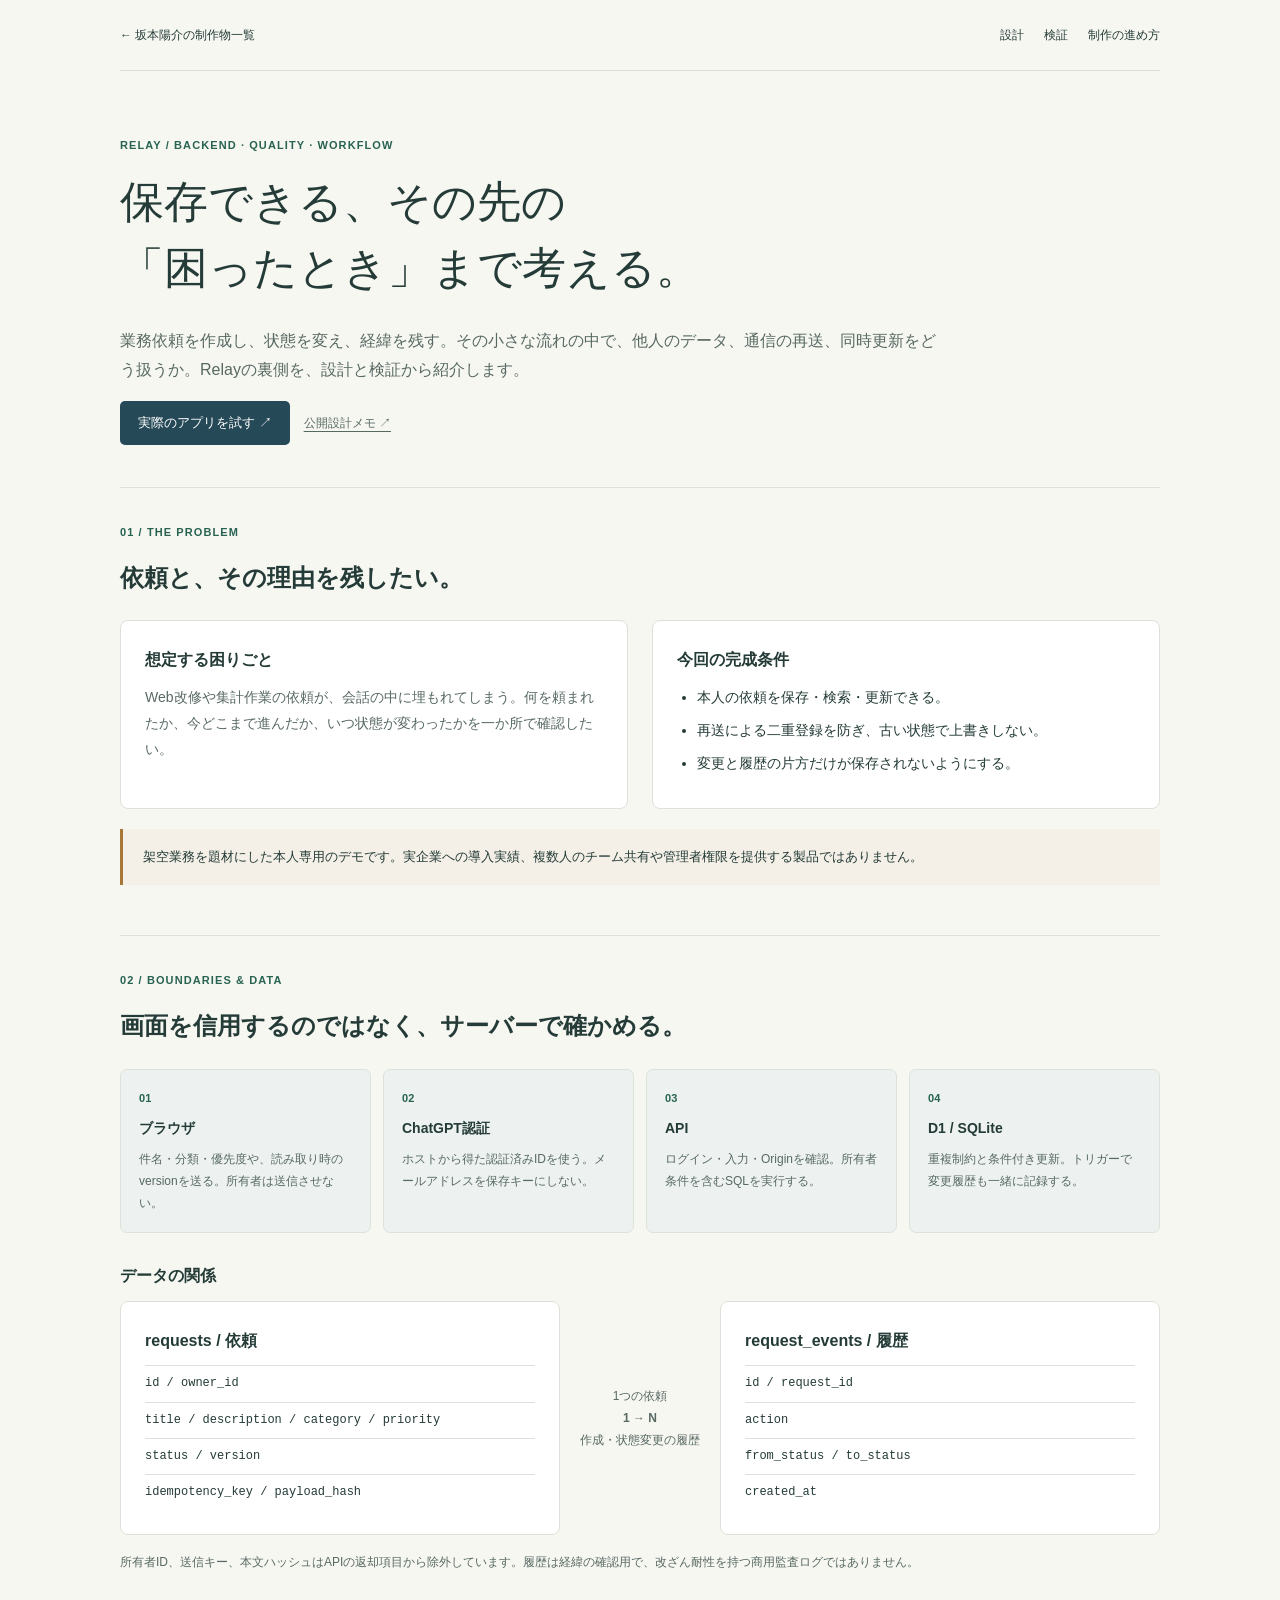
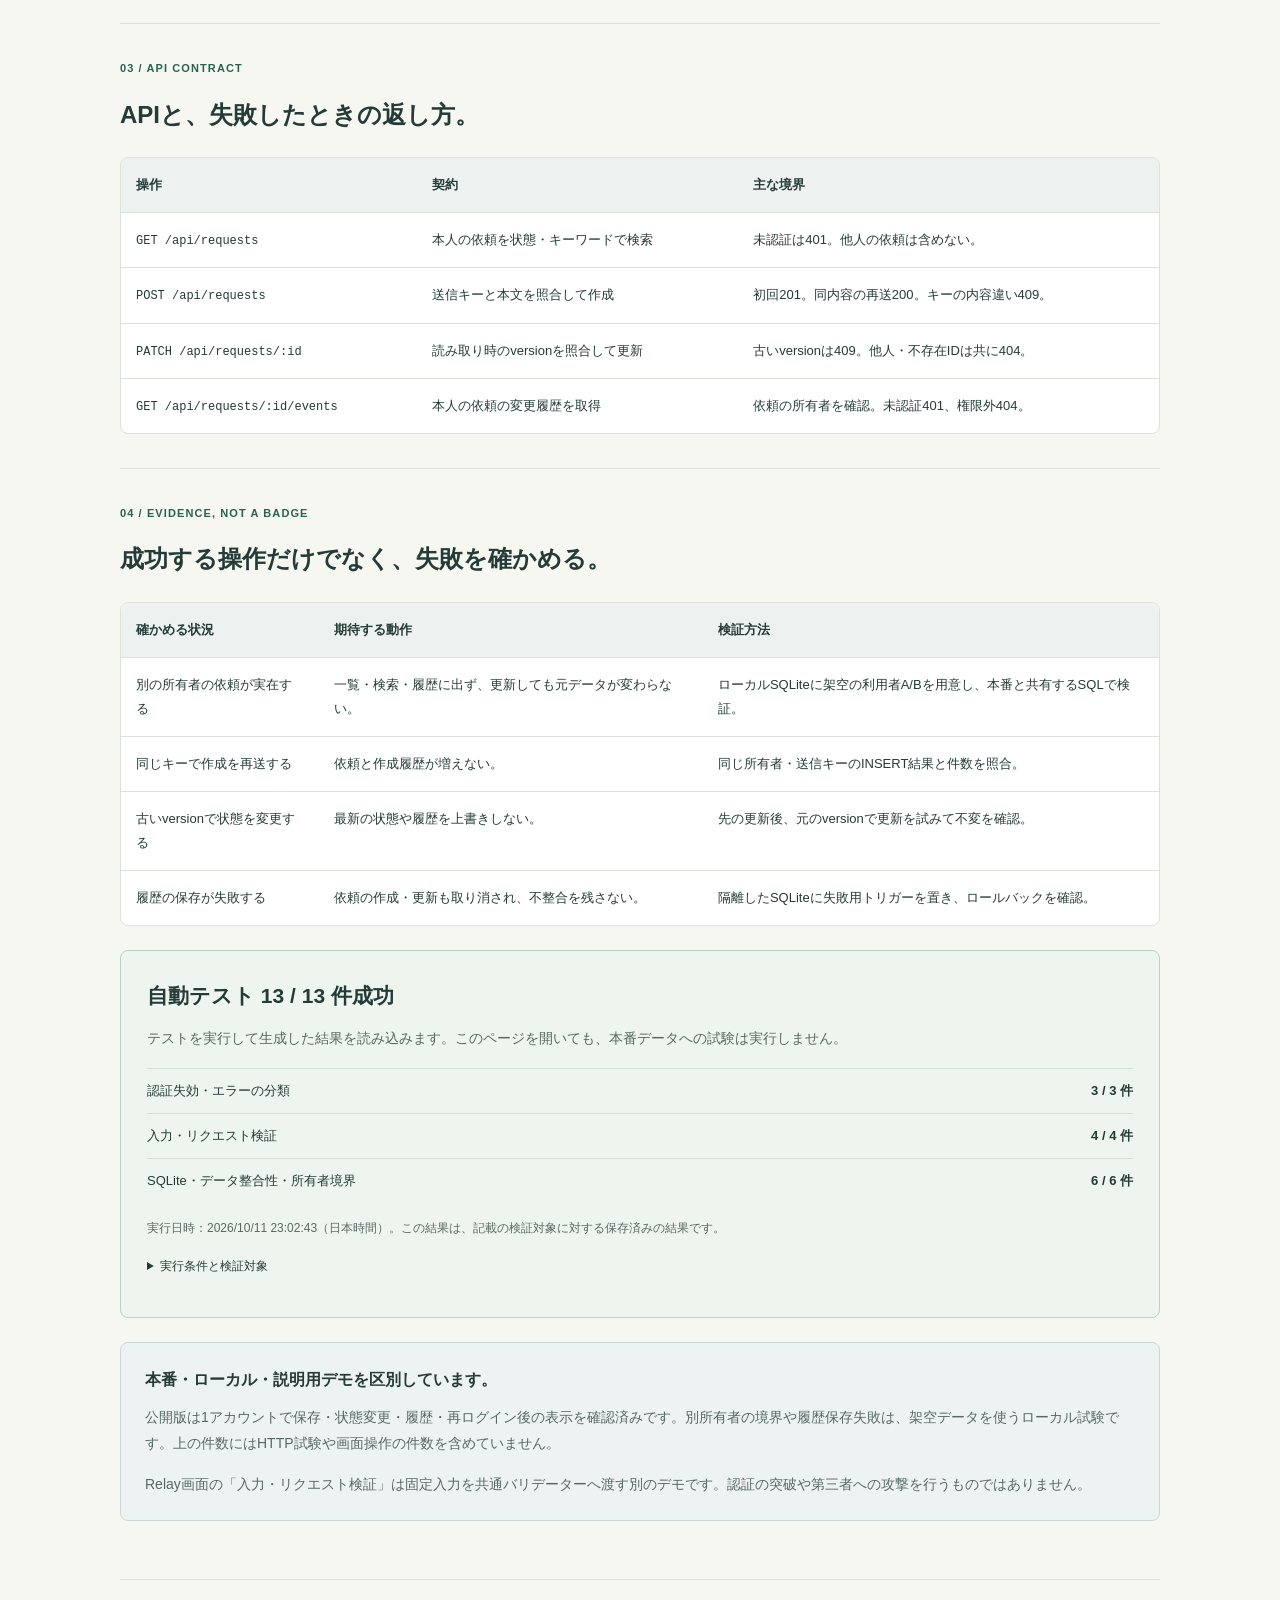
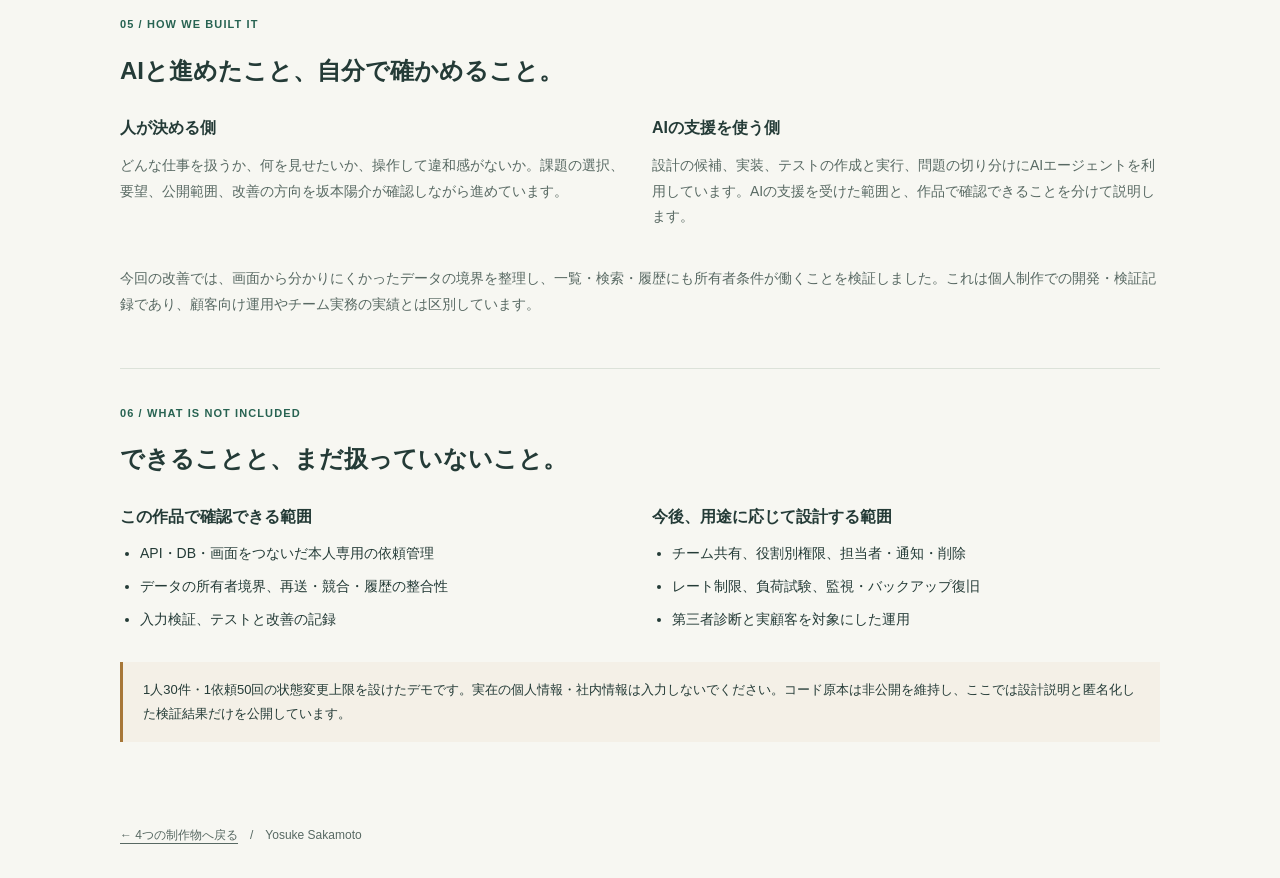
<file: engineering/relay/index.html>
<!doctype html>
<html lang="ja">
<head>
  <meta charset="utf-8">
  <meta name="viewport" content="width=device-width,initial-scale=1">
  <meta name="description" content="Relay業務依頼管理の設計と検証。認証境界、データモデル、API、再送・競合・履歴保存の失敗ケースを紹介します。">
  <title>Relay — 設計と検証 | 坂本陽介</title>
  <style>
    :root{--ink:#243b37;--muted:#586963;--bg:#f7f7f2;--line:#dce2d9;--accent:#286352;--navy:#264958}*{box-sizing:border-box}html{scroll-behavior:smooth}body{margin:0;background:var(--bg);color:var(--ink);font-family:"Segoe UI","Meiryo",sans-serif;line-height:1.85}a{color:inherit;text-underline-offset:4px}a:focus-visible,summary:focus-visible{outline:3px solid #aa6a17;outline-offset:4px}.wrap{width:min(1040px,calc(100% - 40px));margin:auto}header{display:flex;flex-wrap:wrap;justify-content:space-between;gap:14px;padding:24px 0;border-bottom:1px solid var(--line);font-size:12px}header a{text-decoration:none}nav{display:flex;gap:20px;flex-wrap:wrap}.hero{padding:64px 0 42px;max-width:830px}.eyebrow{font-size:11px;letter-spacing:.1em;color:var(--accent);font-weight:700;margin:0 0 14px}h1{font-family:"Yu Mincho",serif;font-size:clamp(30px,4vw,44px);font-weight:500;line-height:1.5;margin:0 0 24px}h2{font-size:24px;margin:0 0 20px}h3{font-size:16px;margin:0 0 10px}p{margin:0 0 16px}.lead{font-size:16px;color:var(--muted)}.actions{display:flex;gap:14px;align-items:center;flex-wrap:wrap}.button{display:inline-flex;min-height:44px;align-items:center;padding:9px 18px;background:var(--navy);border-radius:5px;color:#fff;text-decoration:none;font-size:13px}.subtle{font-size:12px;color:var(--muted)}section{padding:34px 0;border-top:1px solid var(--line)}.split{display:grid;grid-template-columns:1fr 1fr;gap:24px}.panel{background:#fff;border:1px solid var(--line);border-radius:8px;padding:24px}.panel p:last-child{margin-bottom:0}ul{padding-left:20px;margin:0}li{margin:7px 0;font-size:14px}.flow{display:grid;grid-template-columns:repeat(4,1fr);gap:12px;list-style:none;padding:0;counter-reset:flow}.flow li{counter-increment:flow;background:#edf2f0;border:1px solid var(--line);border-radius:7px;padding:18px;margin:0}.flow li:before{content:"0" counter(flow);display:block;color:var(--accent);font-size:11px;font-weight:700;margin-bottom:8px}.flow strong{font-size:14px;display:block}.flow span{font-size:12px;display:block;margin-top:6px;color:var(--muted)}.er{display:grid;grid-template-columns:1fr auto 1fr;gap:20px;align-items:center}.er .relation{text-align:center;font-size:12px;color:var(--muted)}.er ul{font-family:ui-monospace,monospace;font-size:12px;list-style:none;padding:0}.er li{font-size:12px;border-top:1px solid var(--line);padding-top:6px}.table-scroll{overflow:auto;border:1px solid var(--line);border-radius:8px;background:#fff}table{width:100%;border-collapse:collapse;min-width:650px;font-size:13px;text-align:left}th,td{padding:15px;border-bottom:1px solid var(--line);vertical-align:top}th{font-weight:600;background:#edf2f0}tr:last-child td{border-bottom:0}code{font-size:12px;overflow-wrap:anywhere}.report{border:1px solid #b8d3c5;background:#eef5ef;border-radius:8px;padding:26px}.report h3{font-size:21px}.suite{display:flex;flex-wrap:wrap;gap:10px 20px;justify-content:space-between;border-top:1px solid #d1dfd5;padding:10px 0;font-size:13px}.result{font-size:12px;color:var(--muted);margin-top:14px}details{margin-top:16px;font-size:12px}summary{cursor:pointer;min-height:36px}.fingerprint{word-break:break-all}.note{border-left:3px solid #a77738;background:#f4f0e7;padding:16px 20px;font-size:13px}.callout{padding:22px 24px;border:1px solid #cad7dc;background:#edf2f3;border-radius:8px;margin:24px 0}.callout p:last-child{margin:0}footer{padding:32px 0;color:var(--muted);font-size:12px}.compact{font-size:14px;color:var(--muted)}@media(max-width:700px){.hero{padding:40px 0 28px}.split{grid-template-columns:1fr}.flow{grid-template-columns:1fr 1fr}.er{grid-template-columns:1fr;gap:12px}.panel{padding:20px}.er .relation{padding:2px}.wrap{width:calc(100% - 32px)}h2{font-size:21px}}@media(max-width:400px){.flow{grid-template-columns:1fr}h1{font-size:29px}}@media(prefers-reduced-motion:reduce){html{scroll-behavior:auto}}
  </style>
</head>
<body>
  <header class="wrap"><a href="../../index.html">← 坂本陽介の制作物一覧</a><nav aria-label="設計ページ内ナビゲーション"><a href="#design">設計</a><a href="#verification">検証</a><a href="#collaboration">制作の進め方</a></nav></header>
  <main class="wrap">
    <div class="hero"><p class="eyebrow">RELAY / BACKEND · QUALITY · WORKFLOW</p><h1>保存できる、その先の<br>「困ったとき」まで考える。</h1><p class="lead">業務依頼を作成し、状態を変え、経緯を残す。その小さな流れの中で、他人のデータ、通信の再送、同時更新をどう扱うか。Relayの裏側を、設計と検証から紹介します。</p><div class="actions"><a class="button" href="https://sakamoto-relay-ops.sukekyu82.chatgpt.site/">実際のアプリを試す ↗</a><a class="subtle" href="https://github.com/yousukesakamoto007/yosuke-sakamoto-ai-portfolio/blob/main/docs/relay-ops-showcase.md">公開設計メモ ↗</a></div></div>
    <section aria-labelledby="problem-title"><p class="eyebrow">01 / THE PROBLEM</p><h2 id="problem-title">依頼と、その理由を残したい。</h2><div class="split"><div class="panel"><h3>想定する困りごと</h3><p class="compact">Web改修や集計作業の依頼が、会話の中に埋もれてしまう。何を頼まれたか、今どこまで進んだか、いつ状態が変わったかを一か所で確認したい。</p></div><div class="panel"><h3>今回の完成条件</h3><ul><li>本人の依頼を保存・検索・更新できる。</li><li>再送による二重登録を防ぎ、古い状態で上書きしない。</li><li>変更と履歴の片方だけが保存されないようにする。</li></ul></div></div><p class="note" style="margin-top:20px">架空業務を題材にした本人専用のデモです。実企業への導入実績、複数人のチーム共有や管理者権限を提供する製品ではありません。</p></section>
    <section id="design" aria-labelledby="design-title"><p class="eyebrow">02 / BOUNDARIES &amp; DATA</p><h2 id="design-title">画面を信用するのではなく、サーバーで確かめる。</h2><ol class="flow"><li><strong>ブラウザ</strong><span>件名・分類・優先度や、読み取り時のversionを送る。所有者は送信させない。</span></li><li><strong>ChatGPT認証</strong><span>ホストから得た認証済みIDを使う。メールアドレスを保存キーにしない。</span></li><li><strong>API</strong><span>ログイン・入力・Originを確認。所有者条件を含むSQLを実行する。</span></li><li><strong>D1 / SQLite</strong><span>重複制約と条件付き更新。トリガーで変更履歴も一緒に記録する。</span></li></ol><h3 style="margin-top:28px">データの関係</h3><div class="er"><div class="panel"><h3>requests / 依頼</h3><ul><li>id / owner_id</li><li>title / description / category / priority</li><li>status / version</li><li>idempotency_key / payload_hash</li></ul></div><div class="relation">1つの依頼<br><strong>1 → N</strong><br>作成・状態変更の履歴</div><div class="panel"><h3>request_events / 履歴</h3><ul><li>id / request_id</li><li>action</li><li>from_status / to_status</li><li>created_at</li></ul></div></div><p class="subtle" style="margin-top:16px">所有者ID、送信キー、本文ハッシュはAPIの返却項目から除外しています。履歴は経緯の確認用で、改ざん耐性を持つ商用監査ログではありません。</p></section>
    <section aria-labelledby="api-title"><p class="eyebrow">03 / API CONTRACT</p><h2 id="api-title">APIと、失敗したときの返し方。</h2><div class="table-scroll"><table><thead><tr><th>操作</th><th>契約</th><th>主な境界</th></tr></thead><tbody><tr><td><code>GET /api/requests</code></td><td>本人の依頼を状態・キーワードで検索</td><td>未認証は401。他人の依頼は含めない。</td></tr><tr><td><code>POST /api/requests</code></td><td>送信キーと本文を照合して作成</td><td>初回201。同内容の再送200。キーの内容違い409。</td></tr><tr><td><code>PATCH /api/requests/:id</code></td><td>読み取り時のversionを照合して更新</td><td>古いversionは409。他人・不存在IDは共に404。</td></tr><tr><td><code>GET /api/requests/:id/events</code></td><td>本人の依頼の変更履歴を取得</td><td>依頼の所有者を確認。未認証401、権限外404。</td></tr></tbody></table></div></section>
    <section id="verification" aria-labelledby="verification-title"><p class="eyebrow">04 / EVIDENCE, NOT A BADGE</p><h2 id="verification-title">成功する操作だけでなく、失敗を確かめる。</h2><div class="table-scroll"><table><thead><tr><th>確かめる状況</th><th>期待する動作</th><th>検証方法</th></tr></thead><tbody><tr><td>別の所有者の依頼が実在する</td><td>一覧・検索・履歴に出ず、更新しても元データが変わらない。</td><td>ローカルSQLiteに架空の利用者A/Bを用意し、本番と共有するSQLで検証。</td></tr><tr><td>同じキーで作成を再送する</td><td>依頼と作成履歴が増えない。</td><td>同じ所有者・送信キーのINSERT結果と件数を照合。</td></tr><tr><td>古いversionで状態を変更する</td><td>最新の状態や履歴を上書きしない。</td><td>先の更新後、元のversionで更新を試みて不変を確認。</td></tr><tr><td>履歴の保存が失敗する</td><td>依頼の作成・更新も取り消され、不整合を残さない。</td><td>隔離したSQLiteに失敗用トリガーを置き、ロールバックを確認。</td></tr></tbody></table></div><div class="report" style="margin-top:24px" aria-live="polite"><h3 id="report-status">保存済みの検証結果</h3><p class="compact">テストを実行して生成した結果を読み込みます。このページを開いても、本番データへの試験は実行しません。</p><div id="report-suites"></div><p class="result" id="report-summary"></p><details><summary>実行条件と検証対象</summary><div id="report-environment"></div><p class="fingerprint" id="report-fingerprint"></p><ul id="report-exclusions"></ul></details><noscript><p>検証結果の表示にはJavaScriptが必要です。<a href="./verification-report.json">匿名化した結果JSON</a>でも確認できます。</p></noscript></div><div class="callout"><h3>本番・ローカル・説明用デモを区別しています。</h3><p class="compact">公開版は1アカウントで保存・状態変更・履歴・再ログイン後の表示を確認済みです。別所有者の境界や履歴保存失敗は、架空データを使うローカル試験です。上の件数にはHTTP試験や画面操作の件数を含めていません。</p><p class="compact">Relay画面の「入力・リクエスト検証」は固定入力を共通バリデーターへ渡す別のデモです。認証の突破や第三者への攻撃を行うものではありません。</p></div></section>
    <section id="collaboration" aria-labelledby="collaboration-title"><p class="eyebrow">05 / HOW WE BUILT IT</p><h2 id="collaboration-title">AIと進めたこと、自分で確かめること。</h2><div class="split"><div><h3>人が決める側</h3><p class="compact">どんな仕事を扱うか、何を見せたいか、操作して違和感がないか。課題の選択、要望、公開範囲、改善の方向を坂本陽介が確認しながら進めています。</p></div><div><h3>AIの支援を使う側</h3><p class="compact">設計の候補、実装、テストの作成と実行、問題の切り分けにAIエージェントを利用しています。AIの支援を受けた範囲と、作品で確認できることを分けて説明します。</p></div></div><p class="compact" style="margin-top:20px">今回の改善では、画面から分かりにくかったデータの境界を整理し、一覧・検索・履歴にも所有者条件が働くことを検証しました。これは個人制作での開発・検証記録であり、顧客向け運用やチーム実務の実績とは区別しています。</p></section>
    <section aria-labelledby="limits-title"><p class="eyebrow">06 / WHAT IS NOT INCLUDED</p><h2 id="limits-title">できることと、まだ扱っていないこと。</h2><div class="split"><div><h3>この作品で確認できる範囲</h3><ul><li>API・DB・画面をつないだ本人専用の依頼管理</li><li>データの所有者境界、再送・競合・履歴の整合性</li><li>入力検証、テストと改善の記録</li></ul></div><div><h3>今後、用途に応じて設計する範囲</h3><ul><li>チーム共有、役割別権限、担当者・通知・削除</li><li>レート制限、負荷試験、監視・バックアップ復旧</li><li>第三者診断と実顧客を対象にした運用</li></ul></div></div><p class="note" style="margin-top:22px">1人30件・1依頼50回の状態変更上限を設けたデモです。実在の個人情報・社内情報は入力しないでください。コード原本は非公開を維持し、ここでは設計説明と匿名化した検証結果だけを公開しています。</p></section>
  </main><footer class="wrap"><a href="../../index.html">← 4つの制作物へ戻る</a>　/　Yosuke Sakamoto</footer>
  <script>
    fetch('./verification-report.json').then(response=>{if(!response.ok)throw new Error('report');return response.json();}).then(report=>{
      if(report.schemaVersion!==1||!Array.isArray(report.suites)||!Number.isInteger(report.total)||!Number.isInteger(report.passed))throw new Error('schema');
      document.getElementById('report-status').textContent=`自動テスト ${report.passed} / ${report.total} 件成功`;
      for(const suite of report.suites){const row=document.createElement('div');row.className='suite';const label=document.createElement('span');label.textContent=suite.name;const count=document.createElement('strong');count.textContent=`${suite.passed} / ${suite.count} 件`;row.append(label,count);document.getElementById('report-suites').append(row);}
      document.getElementById('report-summary').textContent=`実行日時：${new Date(report.generatedAt).toLocaleString('ja-JP',{timeZone:'Asia/Tokyo'})}（日本時間）。この結果は、記載の検証対象に対する保存済みの結果です。`;
      document.getElementById('report-environment').textContent=`Node.js ${report.environment.node} / SQLite ${report.environment.sqlite}。隔離したローカル環境と架空データを使用。`;
      document.getElementById('report-fingerprint').textContent=`検証対象コード指紋（SHA-256）：${report.sourceFingerprint}`;
      for(const note of report.exclusions){const item=document.createElement('li');item.textContent=note;document.getElementById('report-exclusions').append(item);}
    }).catch(()=>{document.getElementById('report-status').textContent='結果を読み込めませんでした';document.getElementById('report-summary').textContent='再読み込みするか、公開設計メモをご確認ください。結果を取得できない場合、成功件数は表示しません。';});
  </script>
</body>
</html>
</file>
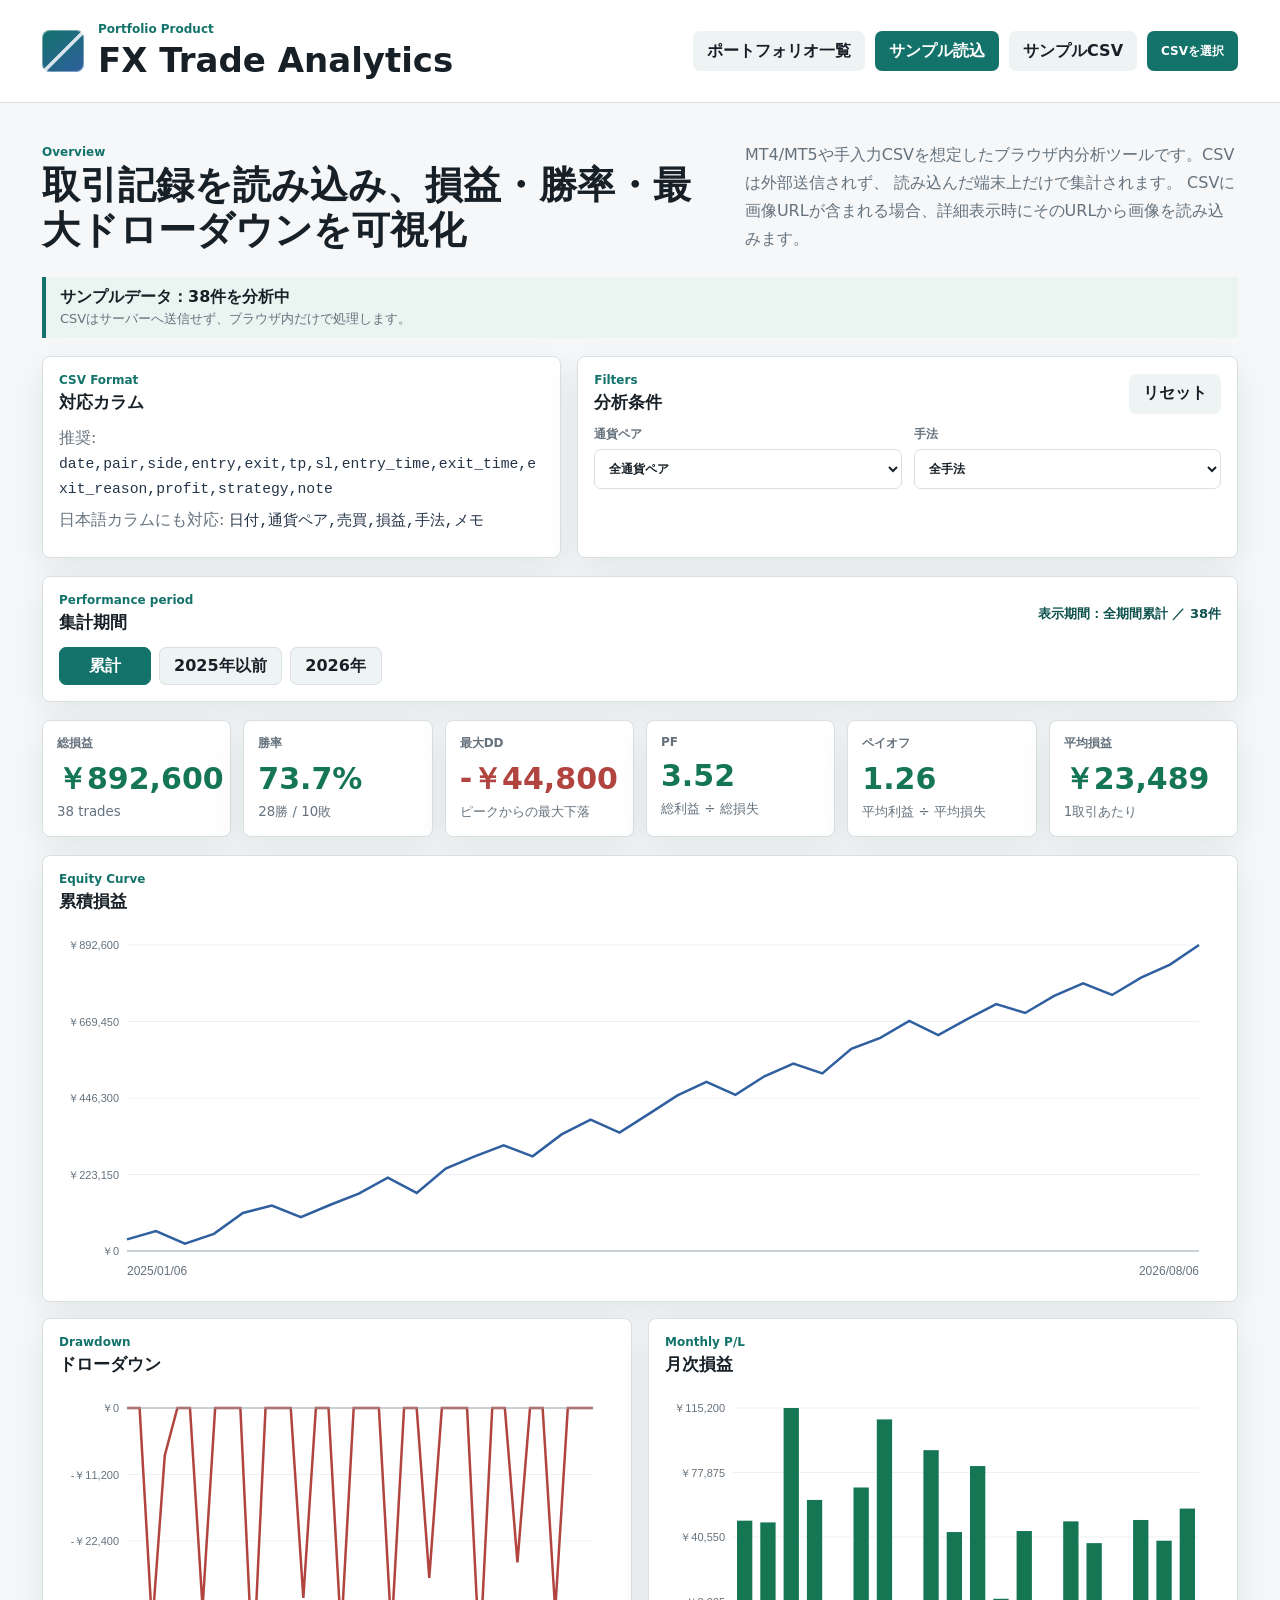
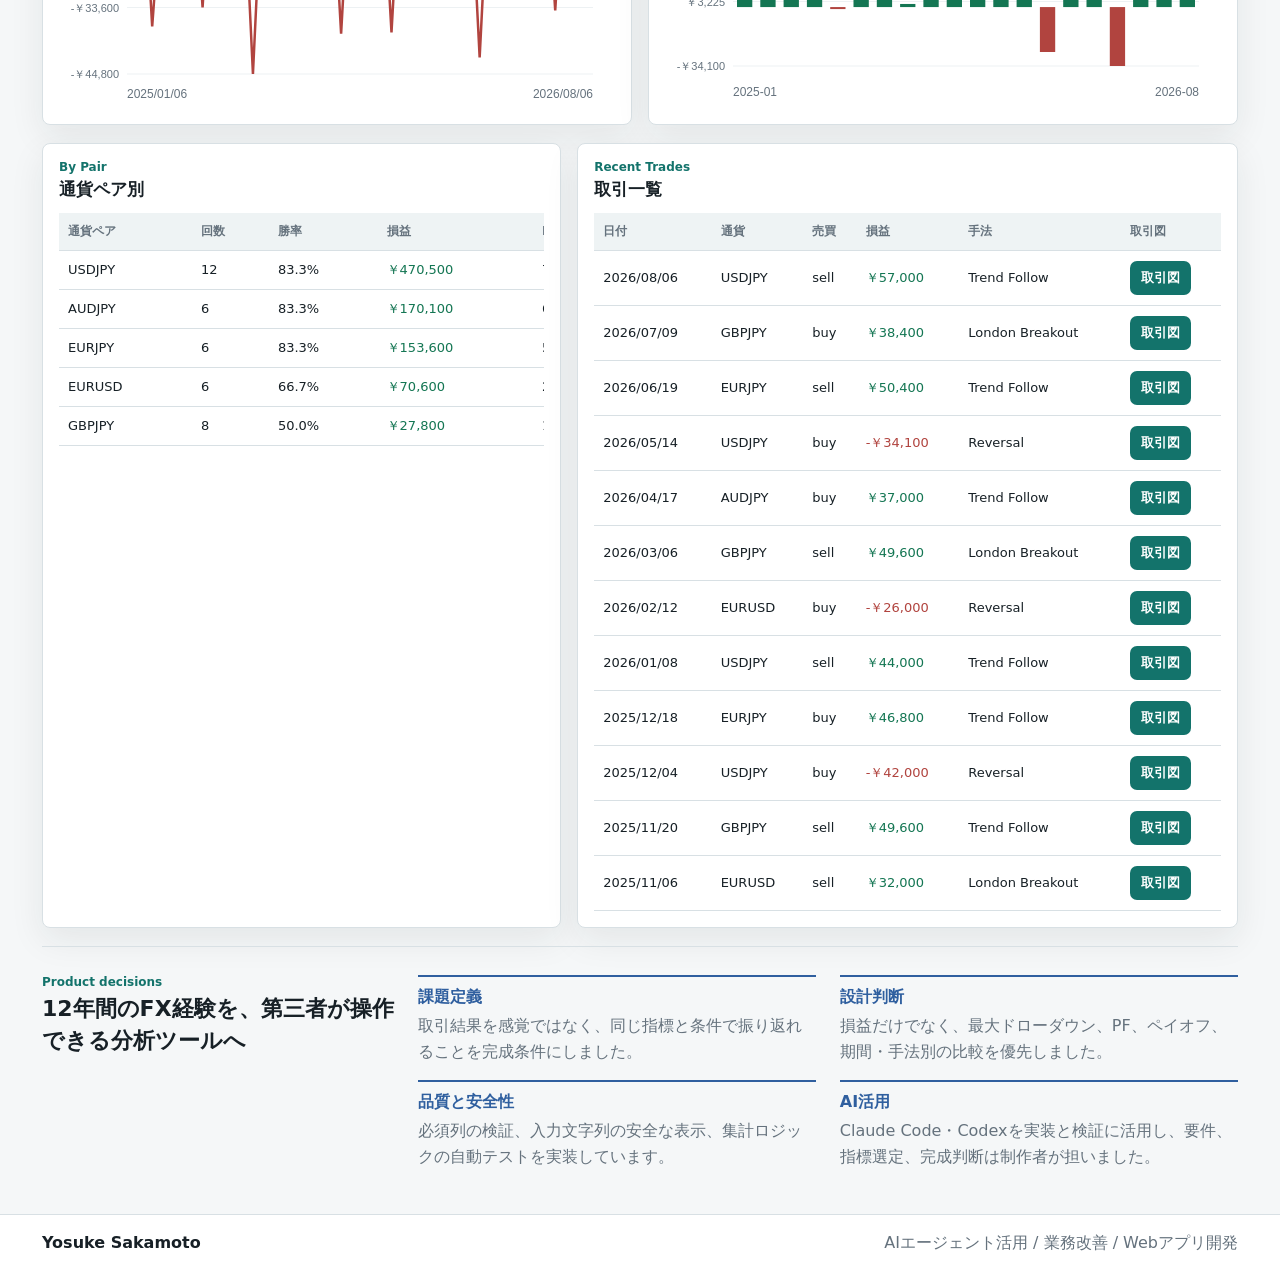
<file: projects/fx-trade-analytics/index.html>
<!doctype html>
<html lang="ja">
  <head>
    <meta charset="utf-8" />
    <meta name="viewport" content="width=device-width, initial-scale=1" />
    <title>FX Trade Analytics</title>
    <meta
      name="description"
      content="FX取引履歴CSVから総損益、勝率、最大ドローダウン、PF、月次・通貨ペア別成績をブラウザ内で可視化する分析アプリ"
    />
    <link rel="stylesheet" href="./styles.css" />
  </head>
  <body>
    <header class="app-header">
      <div class="brand">
        <span class="brand-mark" aria-hidden="true"></span>
        <div>
          <p class="eyebrow">Portfolio Product</p>
          <h1>FX Trade Analytics</h1>
        </div>
      </div>
      <div class="header-actions">
        <a class="secondary-link" href="../../index.html">ポートフォリオ一覧</a>
        <button id="loadSampleButton" type="button">サンプル読込</button>
        <a class="secondary-link" href="./sample-trades.csv" download>サンプルCSV</a>
        <label class="file-button">
          CSVを選択
          <input id="csvInput" type="file" accept=".csv,text/csv" />
        </label>
      </div>
    </header>

    <main>
      <section class="summary-band">
        <div>
          <p class="section-label">Overview</p>
          <h2>取引記録を読み込み、損益・勝率・最大ドローダウンを可視化</h2>
        </div>
        <p>
          MT4/MT5や手入力CSVを想定したブラウザ内分析ツールです。CSVは外部送信されず、
          読み込んだ端末上だけで集計されます。
          CSVに画像URLが含まれる場合、詳細表示時にそのURLから画像を読み込みます。
        </p>
      </section>

      <section class="data-banner" aria-live="polite">
        <div>
          <strong id="dataStatus">サンプルデータを準備中</strong>
          <span>CSVはサーバーへ送信せず、ブラウザ内だけで処理します。</span>
        </div>
        <p id="importError" class="error-message hidden" role="alert"></p>
      </section>

      <section class="control-grid">
        <div class="panel import-panel">
          <div class="panel-head">
            <div>
              <p class="section-label">CSV Format</p>
              <h2>対応カラム</h2>
            </div>
          </div>
          <p class="hint">
            推奨: <code>date,pair,side,entry,exit,tp,sl,entry_time,exit_time,exit_reason,profit,strategy,note</code>
          </p>
          <p class="hint">
            日本語カラムにも対応: <code>日付,通貨ペア,売買,損益,手法,メモ</code>
          </p>
        </div>

        <div class="panel filters-panel">
          <div class="panel-head">
            <div>
              <p class="section-label">Filters</p>
              <h2>分析条件</h2>
            </div>
            <button id="resetFiltersButton" class="secondary" type="button">リセット</button>
          </div>
          <div class="filters">
            <label>
              通貨ペア
              <select id="pairFilter"></select>
            </label>
            <label>
              手法
              <select id="strategyFilter"></select>
            </label>
          </div>
        </div>
      </section>

      <section class="panel period-panel" aria-labelledby="periodTitle">
        <div class="panel-head period-head">
          <div>
            <p class="section-label">Performance period</p>
            <h2 id="periodTitle">集計期間</h2>
          </div>
          <strong id="periodSummary">表示期間：全期間累計</strong>
        </div>
        <div id="periodRangeButtons" class="period-buttons" aria-label="年・累計を選択"></div>
        <div id="periodDetailButtons" class="period-buttons month-buttons hidden" aria-label="月を選択"></div>
      </section>

      <section class="metric-grid" id="metricGrid"></section>

      <section class="chart-grid">
        <div class="panel chart-panel wide">
          <div class="panel-head">
            <div>
              <p class="section-label">Equity Curve</p>
              <h2>累積損益</h2>
            </div>
          </div>
          <canvas id="equityCanvas" width="1200" height="440" aria-label="累積損益グラフ"></canvas>
        </div>

        <div class="panel chart-panel">
          <div class="panel-head">
            <div>
              <p class="section-label">Drawdown</p>
              <h2>ドローダウン</h2>
            </div>
          </div>
          <canvas id="drawdownCanvas" width="760" height="360" aria-label="ドローダウングラフ"></canvas>
        </div>

        <div class="panel chart-panel">
          <div class="panel-head">
            <div>
              <p class="section-label">Monthly P/L</p>
              <h2>月次損益</h2>
            </div>
          </div>
          <canvas id="monthlyCanvas" width="760" height="360" aria-label="月次損益グラフ"></canvas>
        </div>
      </section>

      <section class="analysis-grid">
        <div class="panel">
          <div class="panel-head">
            <div>
              <p class="section-label">By Pair</p>
              <h2>通貨ペア別</h2>
            </div>
          </div>
          <div class="table-wrap">
            <table>
              <thead>
                <tr>
                  <th>通貨ペア</th>
                  <th>回数</th>
                  <th>勝率</th>
                  <th>損益</th>
                  <th>PF</th>
                </tr>
              </thead>
              <tbody id="pairTable"></tbody>
            </table>
          </div>
        </div>

        <div class="panel">
          <div class="panel-head">
            <div>
              <p class="section-label">Recent Trades</p>
              <h2>取引一覧</h2>
            </div>
          </div>
          <div class="table-wrap">
            <table>
              <thead>
                <tr>
                  <th>日付</th>
                  <th>通貨</th>
                  <th>売買</th>
                  <th>損益</th>
                  <th>手法</th>
                  <th>取引図</th>
                </tr>
              </thead>
              <tbody id="tradeTable"></tbody>
            </table>
          </div>
        </div>
      </section>

      <section id="emptyState" class="empty-state">
        <h2>サンプルデータを読み込むか、CSVを選択してください</h2>
        <p>
          まずは同梱サンプルで表示を確認できます。実データに合わせてカラム名を調整する拡張も可能です。
        </p>
      </section>

      <section class="project-notes" aria-labelledby="projectNotesTitle">
        <div>
          <p class="section-label">Product decisions</p>
          <h2 id="projectNotesTitle">12年間のFX経験を、第三者が操作できる分析ツールへ</h2>
        </div>
        <div class="decision-grid">
          <article>
            <strong>課題定義</strong>
            <p>取引結果を感覚ではなく、同じ指標と条件で振り返れることを完成条件にしました。</p>
          </article>
          <article>
            <strong>設計判断</strong>
            <p>損益だけでなく、最大ドローダウン、PF、ペイオフ、期間・手法別の比較を優先しました。</p>
          </article>
          <article>
            <strong>品質と安全性</strong>
            <p>必須列の検証、入力文字列の安全な表示、集計ロジックの自動テストを実装しています。</p>
          </article>
          <article>
            <strong>AI活用</strong>
            <p>Claude Code・Codexを実装と検証に活用し、要件、指標選定、完成判断は制作者が担いました。</p>
          </article>
        </div>
      </section>
    </main>

    <dialog id="tradeDialog" class="trade-dialog" aria-labelledby="tradeDialogTitle">
      <div class="trade-dialog-head">
        <div>
          <p class="section-label">Trade review</p>
          <h2 id="tradeDialogTitle">取引詳細</h2>
        </div>
        <button id="closeTradeDialog" class="icon-button" type="button" aria-label="閉じる" title="閉じる">×</button>
      </div>
      <div id="tradeDetailMetrics" class="trade-detail-metrics"></div>
      <section class="trade-map-panel" aria-labelledby="tradeMapTitle">
        <div class="trade-map-heading">
          <div>
            <strong id="tradeMapTitle">エントリー・TP・LC・決済位置</strong>
            <span>価格水準を示す図です。実際の値動き履歴ではありません。</span>
          </div>
          <button id="downloadTradeMap" class="secondary" type="button">PNG保存</button>
        </div>
        <canvas id="tradeMapCanvas" width="1100" height="520" aria-label="取引の価格水準図"></canvas>
      </section>
      <section class="chart-image-panel" aria-labelledby="chartImageTitle">
        <div class="trade-map-heading">
          <div>
            <strong id="chartImageTitle">実チャート画像</strong>
            <span>スクリーンショットを追加すると、この取引に紐づけて拡大表示できます。</span>
          </div>
          <label class="image-file-button">
            画像を追加
            <input id="tradeChartInput" type="file" accept="image/png,image/jpeg,image/webp" />
          </label>
        </div>
        <div id="chartImageEmpty" class="chart-image-empty">この取引には画像が登録されていません。</div>
        <img id="tradeChartImage" class="trade-chart-image hidden" alt="選択した取引の実チャート画像" />
      </section>
      <div class="trade-note-block">
        <strong>振り返りメモ</strong>
        <p id="tradeDetailNote">-</p>
      </div>
    </dialog>

    <footer>
      <strong>Yosuke Sakamoto</strong>
      <span>AIエージェント活用 / 業務改善 / Webアプリ開発</span>
    </footer>

    <script src="./analytics-core.js"></script>
    <script src="./app.js"></script>
  </body>
</html>
</file>
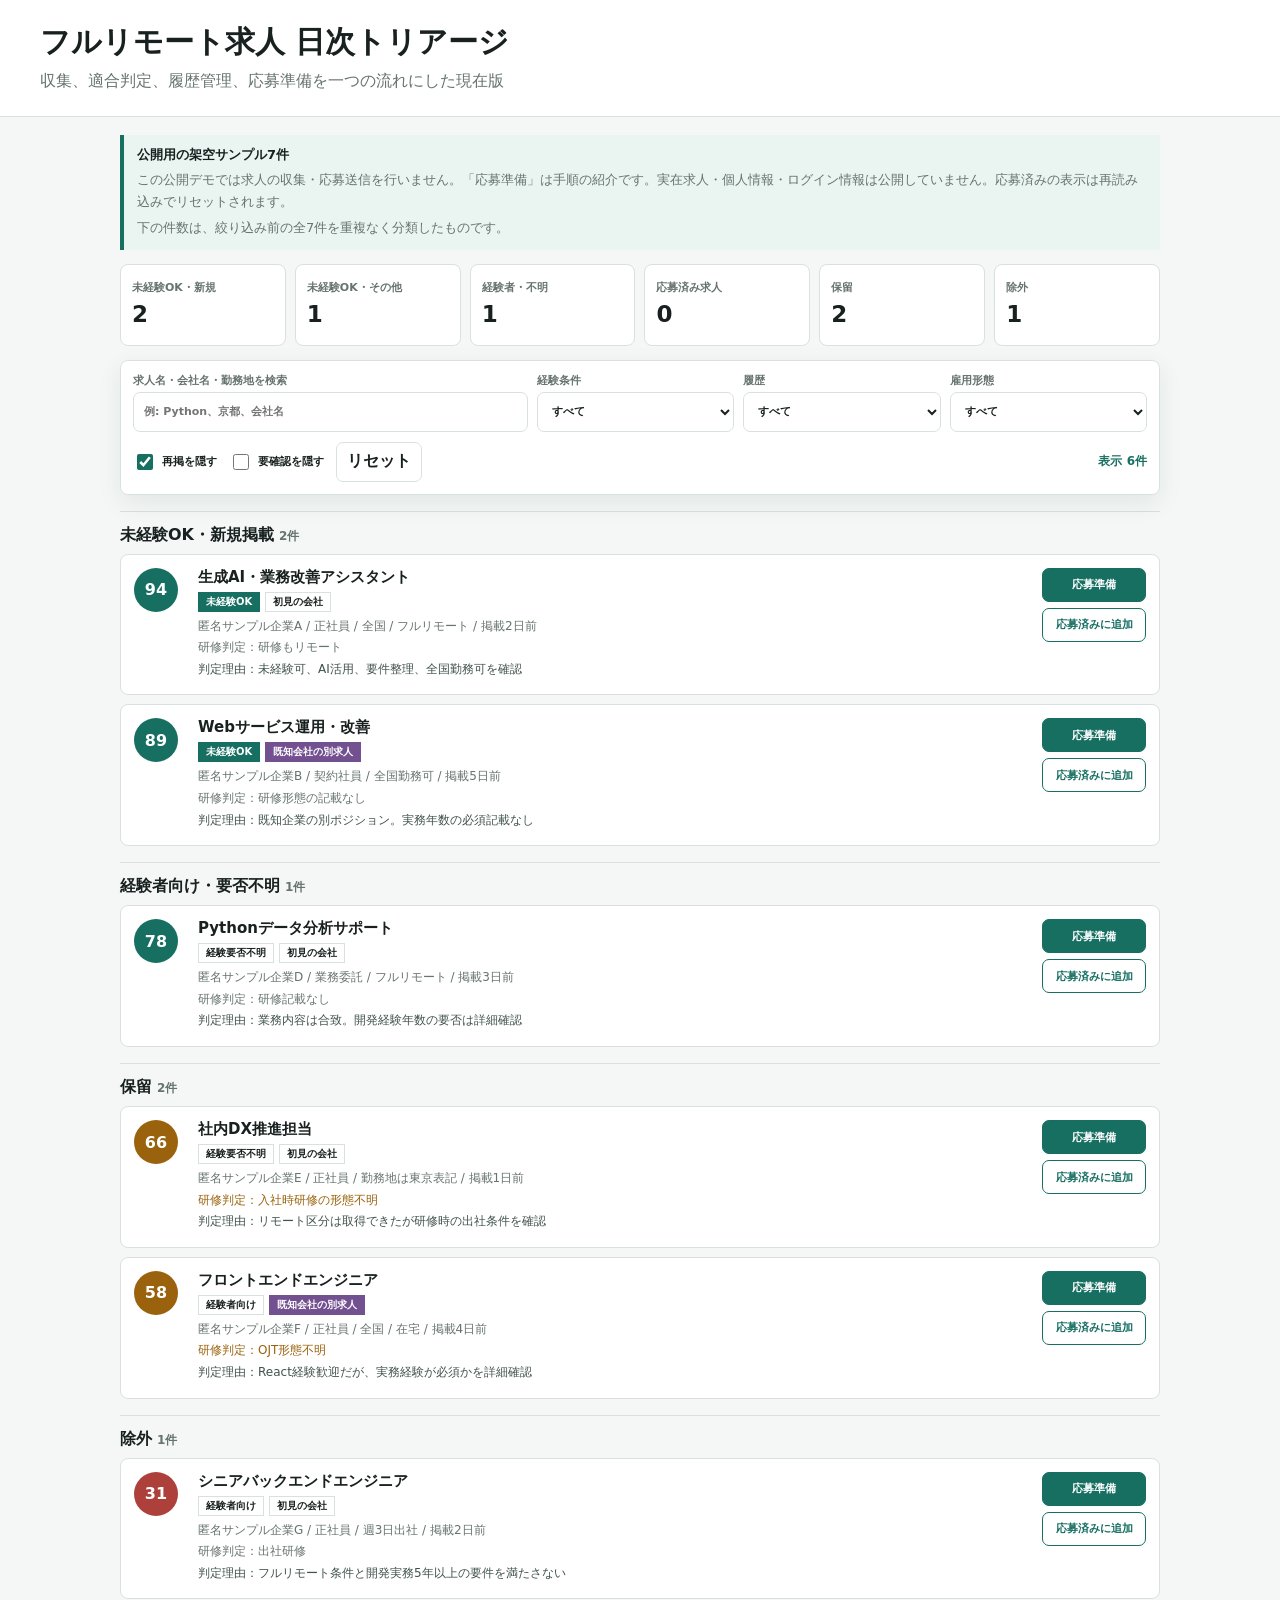
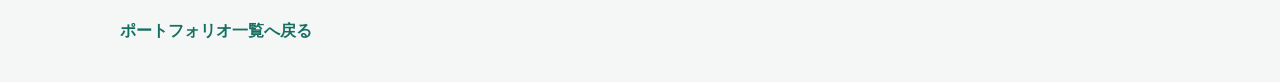
<file: projects/remote-job-triage-demo/index.html>
<!doctype html>
<html lang="ja">
  <head>
    <meta charset="utf-8" />
    <meta name="viewport" content="width=device-width, initial-scale=1" />
    <meta name="description" content="フルリモート求人の日次収集・判定・応募準備を行うシステムの匿名デモ" />
    <title>フルリモート求人 日次トリアージデモ</title>
    <style>
      :root { --bg:#f4f7f6; --surface:#fff; --line:#d9e1de; --text:#18211f; --muted:#66736f; --accent:#176f62; --purple:#73508f; --amber:#9a620c; --red:#ad403b; }
      * { box-sizing:border-box; }
      body { margin:0; min-width:320px; color:var(--text); background:var(--bg); font-family:"Segoe UI","Meiryo",system-ui,sans-serif; }
      button,input,select { font:inherit; }
      header { padding:22px clamp(16px,4vw,40px); border-bottom:1px solid var(--line); background:var(--surface); }
      h1 { margin:0 0 5px; font-size:clamp(22px,3vw,30px); letter-spacing:0; }
      header p,.notice p { margin:0; color:var(--muted); line-height:1.65; }
      main { max-width:1120px; margin:auto; padding:18px clamp(16px,4vw,40px) 40px; }
      .notice { display:grid; gap:5px; margin-bottom:14px; border-left:4px solid var(--accent); padding:11px 13px; background:#eaf5f2; font-size:13px; }
      .notice strong { color:var(--text); }
      .tally { display:grid; grid-template-columns:repeat(6,minmax(0,1fr)); gap:9px; margin-bottom:14px; }
      .metric { min-height:82px; border:1px solid var(--line); border-radius:8px; padding:11px; background:var(--surface); }
      .metric span { color:var(--muted); font-size:11px; font-weight:800; }
      .metric strong { display:block; margin-top:6px; font-size:23px; }
      .filters { position:sticky; top:6px; z-index:3; margin-bottom:16px; border:1px solid var(--line); border-radius:8px; padding:12px; background:rgba(255,255,255,.97); box-shadow:0 8px 24px rgba(24,33,31,.08); }
      .filter-grid { display:grid; grid-template-columns:2fr repeat(3,minmax(120px,1fr)); gap:9px; }
      label { display:grid; gap:4px; color:var(--muted); font-size:11px; font-weight:800; }
      input,select,button { min-height:40px; border:1px solid var(--line); border-radius:7px; padding:0 10px; color:var(--text); background:#fff; }
      .filter-actions { display:flex; align-items:center; flex-wrap:wrap; gap:12px; margin-top:10px; }
      .check { display:flex; align-items:center; gap:6px; color:var(--text); }
      .check input { min-height:0; width:16px; height:16px; accent-color:var(--accent); }
      button { color:#fff; border-color:var(--accent); background:var(--accent); cursor:pointer; font-weight:800; }
      button.secondary { color:var(--text); border-color:var(--line); background:#fff; }
      .visible-count { margin-left:auto; color:var(--accent); font-size:12px; font-weight:900; }
      .groups { display:grid; gap:16px; }
      .group { border-top:1px solid var(--line); padding-top:13px; }
      .group h2 { margin:0 0 8px; font-size:16px; }
      .group h2 span { margin-left:5px; color:var(--muted); font-size:12px; }
      .cards { display:grid; gap:9px; }
      .card { display:grid; grid-template-columns:52px minmax(0,1fr) auto; gap:12px; align-items:start; border:1px solid var(--line); border-radius:8px; padding:13px; background:var(--surface); }
      .score { width:44px; height:44px; display:grid; place-items:center; border-radius:50%; color:#fff; background:var(--accent); font-weight:900; }
      .hold .score { background:var(--amber); } .reject .score { background:var(--red); }
      h3 { margin:0 0 5px; font-size:15px; }
      .meta,.reason,.training { margin:3px 0; color:var(--muted); font-size:12px; line-height:1.55; }
      .reason { color:#40524d; }
      .training.warn { color:var(--amber); }
      .badges { display:flex; flex-wrap:wrap; gap:5px; margin:5px 0; }
      .badge { display:inline-block; padding:2px 7px; border:1px solid var(--line); font-size:10px; font-weight:800; }
      .badge.open { color:#fff; border-color:var(--accent); background:var(--accent); }
      .badge.new-role { color:#fff; border-color:var(--purple); background:var(--purple); }
      .badge.reposted { color:var(--muted); background:#edf0ef; }
      .badge.applied { color:#fff; background:#596a72; }
      .actions { display:grid; gap:6px; min-width:104px; }
      .actions button { min-height:34px; padding:0 9px; font-size:11px; }
      .actions .mark { color:var(--accent); background:#fff; }
      .empty { display:none; padding:28px; text-align:center; color:var(--muted); }
      .back { display:inline-block; margin-top:22px; color:var(--accent); font-weight:800; text-decoration:none; }
      dialog { width:min(620px,calc(100% - 28px)); border:0; border-radius:8px; padding:0; color:var(--text); box-shadow:0 24px 80px rgba(24,33,31,.26); }
      dialog::backdrop { background:rgba(24,33,31,.6); }
      .dialog-head { display:flex; justify-content:space-between; gap:12px; border-bottom:1px solid var(--line); padding:15px 17px; }
      .dialog-head h2 { margin:0; font-size:18px; }
      .close { width:40px; min-width:40px; padding:0; font-size:22px; }
      .dialog-body { padding:17px; }
      .dialog-body ol { margin:12px 0; padding-left:22px; color:var(--muted); line-height:1.75; }
      .safety { border-left:4px solid var(--amber); padding:10px 12px; color:var(--muted); background:#fff8eb; font-size:13px; line-height:1.6; }
      @media(max-width:900px){ .tally{grid-template-columns:repeat(3,1fr)} .filter-grid{grid-template-columns:1fr 1fr} .filter-grid label:first-child{grid-column:1/-1} }
      @media(max-width:620px){ .tally{grid-template-columns:repeat(2,1fr)} .card{grid-template-columns:44px minmax(0,1fr)} .actions{grid-column:2;grid-template-columns:1fr 1fr} .visible-count{width:100%;margin-left:0} }
      @media(max-width:460px){ .filter-grid{grid-template-columns:1fr} .filter-grid label:first-child{grid-column:auto} .actions{grid-template-columns:1fr} }
    </style>
  </head>
  <body>
    <header><h1>フルリモート求人 日次トリアージ</h1><p>収集、適合判定、履歴管理、応募準備を一つの流れにした現在版</p></header>
    <main>
      <div class="notice"><strong>公開用の架空サンプル7件</strong><p>この公開デモでは求人の収集・応募送信を行いません。「応募準備」は手順の紹介です。実在求人・個人情報・ログイン情報は公開していません。応募済みの表示は再読み込みでリセットされます。</p><p>下の件数は、絞り込み前の全7件を重複なく分類したものです。</p></div>
      <section class="tally" aria-label="日次集計">
        <div class="metric"><span>未経験OK・新規</span><strong id="newCount">2</strong></div><div class="metric"><span>未経験OK・その他</span><strong id="otherCount">1</strong></div><div class="metric"><span>経験者・不明</span><strong id="experiencedCount">1</strong></div><div class="metric"><span>応募済み求人</span><strong id="appliedCount">0</strong></div><div class="metric"><span>保留</span><strong id="heldCount">2</strong></div><div class="metric"><span>除外</span><strong id="rejectedCount">1</strong></div>
      </section>
      <section class="filters" aria-label="求人を絞り込む">
        <div class="filter-grid">
          <label>求人名・会社名・勤務地を検索<input id="keyword" type="search" placeholder="例: Python、京都、会社名" /></label>
          <label>経験条件<select id="experience"><option value="all">すべて</option><option value="open">未経験OK</option><option value="required">経験者向け</option><option value="unknown">要否不明</option></select></label>
          <label>履歴<select id="history"><option value="all">すべて</option><option value="first">初見の会社</option><option value="new_role">既知会社の別求人</option><option value="reposted">再掲</option></select></label>
          <label>雇用形態<select id="employment"><option value="all">すべて</option><option value="正社員">正社員</option><option value="契約社員">契約社員</option><option value="業務委託">業務委託</option></select></label>
        </div>
        <div class="filter-actions"><label class="check"><input id="hideReposted" type="checkbox" checked />再掲を隠す</label><label class="check"><input id="hideWarning" type="checkbox" />要確認を隠す</label><button id="reset" class="secondary" type="button">リセット</button><span id="visibleCount" class="visible-count"></span></div>
      </section>
      <section id="groups" class="groups"></section><div id="empty" class="empty">条件に一致する求人がありません。</div>
      <a class="back" href="../../index.html">ポートフォリオ一覧へ戻る</a>
    </main>
    <dialog id="prepareDialog" aria-labelledby="prepareTitle">
      <div class="dialog-head"><h2 id="prepareTitle">応募準備</h2><button id="closeDialog" class="close" type="button" aria-label="閉じる" title="閉じる">×</button></div>
      <div class="dialog-body"><strong id="prepareJob"></strong><ol><li>求人条件と使用書類を確認</li><li>専用ブラウザで応募画面を開く</li><li>登録済みプロフィールとPDFを入力</li><li>未知の必須質問、外部サイト、CAPTCHAでは停止</li><li>最終送信前で停止し、本人が確認</li></ol><div class="safety">応募の最終送信、応募完了、規約同意は自動操作しません。効率化する範囲と、人が責任を持つ判断を分離しています。</div></div>
    </dialog>
    <script>
      const jobs = [
        { id:1, score:94, status:"match", experience:"open", history:"first", employment:"正社員", title:"生成AI・業務改善アシスタント", company:"匿名サンプル企業A", location:"全国 / フルリモート", age:"掲載2日前", training:"研修もリモート", reason:"未経験可、AI活用、要件整理、全国勤務可を確認", group:"未経験OK・新規掲載" },
        { id:2, score:89, status:"match", experience:"open", history:"new_role", employment:"契約社員", title:"Webサービス運用・改善", company:"匿名サンプル企業B", location:"全国勤務可", age:"掲載5日前", training:"研修形態の記載なし", reason:"既知企業の別ポジション。実務年数の必須記載なし", group:"未経験OK・新規掲載" },
        { id:3, score:86, status:"match", experience:"open", history:"reposted", employment:"正社員", title:"AIプロダクト導入支援", company:"匿名サンプル企業C", location:"原則フルリモート", age:"掲載6日前", training:"オンライン研修", reason:"同一求人の再掲。顧客折衝とAI活用経験が合致", group:"未経験OK・その他" },
        { id:4, score:78, status:"match", experience:"unknown", history:"first", employment:"業務委託", title:"Pythonデータ分析サポート", company:"匿名サンプル企業D", location:"フルリモート", age:"掲載3日前", training:"研修記載なし", reason:"業務内容は合致。開発経験年数の要否は詳細確認", group:"経験者向け・要否不明" },
        { id:5, score:66, status:"hold", experience:"unknown", history:"first", employment:"正社員", title:"社内DX推進担当", company:"匿名サンプル企業E", location:"勤務地は東京表記", age:"掲載1日前", training:"入社時研修の形態不明", reason:"リモート区分は取得できたが研修時の出社条件を確認", group:"経験者向け・要否不明" },
        { id:6, score:58, status:"hold", experience:"required", history:"new_role", employment:"正社員", title:"フロントエンドエンジニア", company:"匿名サンプル企業F", location:"全国 / 在宅", age:"掲載4日前", training:"OJT形態不明", reason:"React経験歓迎だが、実務経験が必須かを詳細確認", group:"経験者向け・要否不明" },
        { id:7, score:31, status:"reject", experience:"required", history:"first", employment:"正社員", title:"シニアバックエンドエンジニア", company:"匿名サンプル企業G", location:"週3日出社", age:"掲載2日前", training:"出社研修", reason:"フルリモート条件と開発実務5年以上の要件を満たさない", group:"除外" }
      ];
      const groupOrder=["未経験OK・新規掲載","未経験OK・その他","経験者向け・要否不明","応募済みの求人","保留","除外"];
      const labels={first:"初見の会社",new_role:"既知会社の別求人",reposted:"再掲"};
      const groups=document.querySelector("#groups"), empty=document.querySelector("#empty"), keyword=document.querySelector("#keyword"), experience=document.querySelector("#experience"), history=document.querySelector("#history"), employment=document.querySelector("#employment"), hideReposted=document.querySelector("#hideReposted"), hideWarning=document.querySelector("#hideWarning"), dialog=document.querySelector("#prepareDialog");
      const applied=new Set();
      const tallyIds={"未経験OK・新規掲載":"newCount","未経験OK・その他":"otherCount","経験者向け・要否不明":"experiencedCount","応募済みの求人":"appliedCount","保留":"heldCount","除外":"rejectedCount"};
      function groupForJob(j){return applied.has(j.id)?"応募済みの求人":j.status==="hold"?"保留":j.group;}
      function escapeHtml(value){return String(value).replaceAll("&","&amp;").replaceAll("<","&lt;").replaceAll(">","&gt;").replaceAll('"',"&quot;").replaceAll("'","&#039;");}
      function render(){
        const totals=new Map(groupOrder.map(name=>[name,0]));jobs.forEach(j=>totals.set(groupForJob(j),totals.get(groupForJob(j))+1));totals.forEach((count,name)=>{document.getElementById(tallyIds[name]).textContent=count;});
        const q=keyword.value.trim().toLowerCase();
        const rows=jobs.filter(j=>(experience.value==="all"||j.experience===experience.value)&&(history.value==="all"||j.history===history.value)&&(employment.value==="all"||j.employment===employment.value)&&(!hideReposted.checked||j.history!=="reposted")&&(!hideWarning.checked||j.status!=="hold")&&(!q||`${j.title} ${j.company} ${j.location}`.toLowerCase().includes(q)));
        const buckets=new Map(groupOrder.map(name=>[name,[]]));
        rows.forEach(j=>buckets.get(groupForJob(j)).push(j));
        groups.innerHTML=groupOrder.map(name=>{const list=buckets.get(name);if(!list.length)return "";return `<section class="group"><h2>${name}<span>${list.length}件</span></h2><div class="cards">${list.map(card).join("")}</div></section>`}).join("");
        empty.style.display=rows.length?"none":"block";document.querySelector("#visibleCount").textContent=`表示 ${rows.length}件`;
      }
      function card(j){const expLabel=j.experience==="open"?"未経験OK":j.experience==="required"?"経験者向け":"経験要否不明";return `<article class="card ${j.status}"><div class="score">${j.score}</div><div><h3>${escapeHtml(j.title)}</h3><div class="badges"><span class="badge ${j.experience}">${expLabel}</span><span class="badge ${j.history.replace("_","-")}">${labels[j.history]}</span>${applied.has(j.id)?'<span class="badge applied">応募済み</span>':""}</div><p class="meta">${escapeHtml(j.company)} / ${escapeHtml(j.employment)} / ${escapeHtml(j.location)} / ${escapeHtml(j.age)}</p><p class="training ${j.status==="hold"?"warn":""}">研修判定：${escapeHtml(j.training)}</p><p class="reason">判定理由：${escapeHtml(j.reason)}</p></div><div class="actions"><button type="button" data-prepare="${j.id}">応募準備</button><button class="mark" type="button" data-applied="${j.id}">${applied.has(j.id)?"応募済み解除":"応募済みに追加"}</button></div></article>`;}
      [keyword,experience,history,employment,hideReposted,hideWarning].forEach(el=>el.addEventListener(el===keyword?"input":"change",render));
      document.querySelector("#reset").addEventListener("click",()=>{keyword.value="";experience.value="all";history.value="all";employment.value="all";hideReposted.checked=true;hideWarning.checked=false;render();});
      groups.addEventListener("click",event=>{const prepare=event.target.closest("[data-prepare]"),mark=event.target.closest("[data-applied]");if(prepare){const j=jobs.find(item=>item.id===Number(prepare.dataset.prepare));document.querySelector("#prepareJob").textContent=`${j.title} / ${j.company}`;dialog.showModal();}if(mark){const id=Number(mark.dataset.applied);applied.has(id)?applied.delete(id):applied.add(id);render();}});
      document.querySelector("#closeDialog").addEventListener("click",()=>dialog.close());dialog.addEventListener("click",event=>{if(event.target===dialog)dialog.close();});render();
    </script>
  </body>
</html>
</file>
<file: assets/portfolio.css>
:root{--paper:#f5f3ec;--white:#fffefa;--ink:#172d38;--muted:#53646b;--line:#d4d9d6;--blue:#234d62;--red:#a94731;--sage:#e8eee8;--pale:#e8edf0;--serif:"Yu Mincho","Hiragino Mincho ProN",serif}
*{box-sizing:border-box}html{scroll-behavior:smooth;scroll-padding-top:28px}body{margin:0;background:var(--paper);color:var(--ink);font-family:"Yu Gothic","Meiryo",system-ui,sans-serif;font-size:15px;line-height:1.95}a{color:inherit;text-underline-offset:5px}a:hover{color:var(--red)}a:focus-visible,summary:focus-visible{outline:3px solid var(--red);outline-offset:5px}.wrap{width:min(1152px,calc(100% - 80px));margin-inline:auto}.skip{position:absolute;left:16px;top:-80px;background:var(--ink);color:white;padding:10px 20px;z-index:20}.skip:focus{top:12px}.header{display:flex;justify-content:space-between;align-items:center;gap:30px;padding:24px 0;border-bottom:1px solid var(--ink)}.brand{font-size:12px;font-weight:700;letter-spacing:.12em;text-decoration:none}.nav{display:flex;gap:24px;font-size:12px;flex-wrap:wrap}.nav a{text-decoration:none}.nav a:hover{text-decoration:underline}.eyebrow{margin:0 0 17px;font-size:10px;letter-spacing:.14em;font-weight:700;color:var(--blue)}.hero{padding:70px 0 58px;display:grid;grid-template-columns:minmax(0,1.6fr) minmax(240px,.7fr);gap:70px;align-items:end}h1{font-family:var(--serif);font-size:clamp(30px,3.65vw,48px);font-weight:600;line-height:1.65;letter-spacing:.02em;margin:0 0 25px}.lead{font-size:15px;max-width:700px;margin:0;color:var(--muted)}.name{font-size:18px;margin:28px 0 0}.name span{display:inline-block;font-size:10px;letter-spacing:.13em;margin-left:16px;color:var(--muted)}.hero-aside{border-top:3px solid var(--red);padding-top:16px}.hero-aside p{margin:0 0 12px;font-size:13px}.hero-aside strong{font-weight:600}.hero-aside .note{font-size:11px}.hero-aside a{display:inline-block;font-size:12px;margin-top:10px}.strip{border-block:1px solid var(--line);display:flex;justify-content:space-between;gap:20px;padding:12px 0;font-size:11px;color:var(--muted)}.section{padding-top:60px}.section-head{display:grid;grid-template-columns:1fr 1fr;gap:32px;align-items:end;margin-bottom:28px}.section-head h2{font-family:var(--serif);font-size:29px;font-weight:600;margin:0;line-height:1.6}.section-head p{font-size:13px;color:var(--muted);margin:0}.work{display:grid;grid-template-columns:minmax(0,1.05fr) minmax(0,1fr);border-top:1px solid var(--ink);padding:32px 0 44px;gap:50px}.work-title{display:flex;align-items:center;gap:15px;margin-bottom:14px}.num{font-family:var(--serif);font-size:24px;color:var(--red)}.status{font-size:10px;border:1px solid #b8c9be;border-radius:3px;background:var(--sage);padding:2px 8px;color:#274d38}.status.prep{border-color:#c8cbd6;background:#eceef4;color:#424d69}.status.test{border-color:#d4c8b2;background:#f1ebdf;color:#705125}h3{font-size:24px;line-height:1.55;font-weight:600;margin:0 0 15px}.work-copy p{margin:0 0 14px;color:var(--muted);font-size:14px}.tech{font-family:system-ui,sans-serif;font-size:11px!important;letter-spacing:.01em}.text-link{display:inline-flex;align-items:center;min-height:44px;font-size:12px;font-weight:700;text-decoration:none;border-bottom:1px solid var(--ink);gap:24px}.text-link:hover{border-color:var(--red)}.diagram{padding:25px 28px;background:var(--pale);border:1px solid #d9e0e2;align-self:stretch;display:flex;flex-direction:column;justify-content:center;min-width:0}.diagram.warm{background:#eee9df;border-color:#ddd6c8}.diagram.green{background:#e8eee8;border-color:#d7dfd6}.diagram-label{display:flex;justify-content:space-between;gap:12px;margin:0 0 20px;font-size:10px;color:var(--muted)}.flow{display:flex;align-items:stretch;gap:8px}.node{flex:1;padding:14px 8px;background:var(--white);text-align:center;font-size:12px;border:1px solid #cbd5d8;font-weight:600;min-width:0}.node small{display:block;font-weight:400;color:var(--muted);font-size:10px;margin-top:5px}.arrow{align-self:center;color:var(--blue)}.split{display:grid;grid-template-columns:1fr 1fr;gap:10px;margin-top:12px}.split div{padding:10px 13px;background:rgba(255,255,255,.5);border-left:2px solid var(--blue);font-size:11px}.split strong{display:block;font-size:12px}.diagram-note{margin:16px 0 0;font-size:11px;color:var(--muted)}.queue-row{display:flex;justify-content:space-between;gap:15px;padding:11px 0;border-bottom:1px solid #cbd5d8;font-size:12px}.queue-row:last-of-type{border-bottom:0}.queue-row span:last-child{font-size:11px;color:var(--muted)}.more-grid{display:grid;grid-template-columns:1fr 1fr;gap:24px}.small-work{border-top:2px solid var(--blue);padding:22px 0}.small-work h3{font-size:20px}.small-work p{font-size:13px;color:var(--muted)}.small-work .status{display:inline-block;margin-bottom:13px}.demos{display:grid;grid-template-columns:1fr 1fr;gap:0 36px}.demo{border-top:1px solid var(--line);padding:24px 0}.demo h3{font-size:18px;margin-bottom:9px}.demo p{font-size:12px;color:var(--muted);margin:9px 0}.demo a{font-size:12px}.demo .links{display:flex;gap:24px;flex-wrap:wrap}.career{display:grid;grid-template-columns:.7fr 1.3fr;gap:70px;padding:50px 0;border-block:1px solid var(--ink);margin-top:60px}.career h2{font-family:var(--serif);font-size:27px;font-weight:600;margin:0}.career h3{font-size:17px;margin:0 0 8px}.career p{font-size:14px;color:var(--muted);margin:0 0 23px}.career p:last-child{margin-bottom:0}.period{font-size:11px;color:var(--muted);display:block;margin-bottom:10px}.ai-note{margin:32px 0 0;padding:24px 28px;background:var(--ink);color:var(--white)}.ai-note h3{font-size:16px}.ai-note p{font-size:13px;margin:9px 0;color:#e0e6e7}.ai-note .note{font-size:11px;color:#c4d0d5}.footer{padding:28px 0 36px;display:flex;justify-content:space-between;gap:30px;font-size:11px;color:var(--muted)}.footer p{margin:0}.footer a{white-space:nowrap}.back{display:inline-block;margin:28px 0;font-size:12px}.case-hero{padding:25px 0 32px;max-width:820px}.case-hero h1{font-size:38px}.jump{display:flex;gap:12px 24px;flex-wrap:wrap;margin:25px 0 40px;padding:16px 0;border-block:1px solid var(--line);font-size:12px}.case{padding:40px 0;border-top:1px solid var(--ink);scroll-margin-top:24px}.case-head{display:flex;gap:20px;align-items:baseline;flex-wrap:wrap;margin-bottom:28px}.case-head h2{font-family:var(--serif);font-size:29px;line-height:1.6;margin:0}.case-grid{display:grid;grid-template-columns:1fr 1fr;gap:50px}.case h3{font-size:16px;margin:24px 0 10px}.case h3:first-child{margin-top:0}.case p{font-size:14px;color:var(--muted);margin:0 0 15px}.case ul{padding-left:1.3em;color:var(--muted);font-size:13px}.case li{margin:8px 0}.case .boundary{padding:18px 20px;background:#ebece6;font-size:12px;margin-top:24px}.case .boundary strong{color:var(--ink)}.evidence{font-size:11px!important;margin-top:20px!important}.button{display:inline-block;background:var(--ink);color:white;text-decoration:none;padding:12px 22px;font-size:12px;border:1px solid var(--ink)}.button:hover{background:var(--white);color:var(--ink)}.subtle{font-size:12px;color:var(--muted)}
@media(max-width:900px){.wrap{width:calc(100% - 44px)}.hero{gap:30px;grid-template-columns:1.4fr 1fr}.work{gap:28px}.flow{gap:5px}.node{font-size:11px}.diagram{padding:22px 18px}.career{gap:36px}.nav{gap:16px}}
@media(max-width:680px){body{font-size:14px}.header{align-items:flex-start;gap:14px;flex-direction:column;padding:18px 0}.nav{gap:22px;font-size:11px}.hero{grid-template-columns:1fr;gap:30px;padding:40px 0 30px}h1{font-size:30px}.hero-aside{max-width:500px}.hero-aside p{margin-bottom:6px}.strip{flex-direction:column;gap:3px;font-size:10px}.section{padding-top:40px}.section-head{grid-template-columns:1fr;gap:12px}.section-head h2{font-size:26px}.work{grid-template-columns:1fr;gap:24px;padding-top:24px}.work-copy h3{font-size:22px}.diagram{padding:22px;min-height:210px}.more-grid,.demos,.career,.case-grid{grid-template-columns:1fr;gap:14px}.career{padding:32px 0;gap:24px;margin-top:40px}.ai-note{padding:22px}.footer{flex-direction:column;gap:10px}.case-hero{padding-top:8px}.case-hero h1{font-size:29px}.case-head h2{font-size:25px}.case-head{gap:12px;margin-bottom:23px}.case{padding:30px 0}.case-grid{gap:25px}.jump{margin-bottom:25px}.name span{margin-left:10px}.node{padding:12px 5px}.split div{padding:9px;font-size:10px}}
@media(prefers-reduced-motion:reduce){html{scroll-behavior:auto}}
@media print{body{background:white;color:#111;font-size:11pt}.wrap{width:100%}.skip,.nav,.back,.jump,.hero-aside,.footer a{display:none}.hero{display:block;padding:20px 0}.work,.case,.small-work,.demo{break-inside:avoid}.diagram{print-color-adjust:exact}.section{padding-top:20px}.career{margin-top:25px}.ai-note{background:white;color:#111;border:1px solid #888}.ai-note p,.ai-note .note{color:#333}a{color:inherit}.case-grid{gap:30px}}

.screen-grid{display:grid;grid-template-columns:1fr 1fr;gap:28px}.screen-sample{margin:0;border:1px solid var(--line);background:var(--white);min-width:0}.screen-sample>a{display:block;background:#ebe9e1}.screen-sample img{display:block;width:100%;height:auto;aspect-ratio:16/10;object-fit:contain}.screen-sample figcaption{padding:18px 20px;font-size:12px;line-height:1.9}.screen-sample figcaption strong{display:block;font-size:15px;margin-bottom:7px}.screen-sample figcaption span{display:block;color:var(--muted)}.screen-sample figcaption a{display:inline-block;padding:10px 0 0;font-size:11px;min-height:40px}.case-sample{max-width:930px;margin:0 auto 32px}.case-sample img{aspect-ratio:auto}.case-sample figcaption{max-width:800px}@media(max-width:680px){.screen-grid{grid-template-columns:1fr;gap:22px}.screen-sample figcaption{padding:15px 17px}.nav{gap:12px 18px}.case-sample{margin-bottom:26px}}

.screen-wide{grid-column:1 / -1}
</file>
<file: projects/fx-trade-analytics/styles.css>
:root {
  --bg: #f5f7f8;
  --surface: #ffffff;
  --surface-soft: #eef3f4;
  --text: #172026;
  --muted: #65727d;
  --line: #d8e0e4;
  --teal: #13736b;
  --teal-dark: #0d514d;
  --blue: #2f5f9f;
  --amber: #9b680f;
  --red: #b1443f;
  --green: #147653;
  --shadow: 0 12px 34px rgba(23, 32, 38, 0.08);
}

* {
  box-sizing: border-box;
}

body {
  margin: 0;
  min-width: 320px;
  color: var(--text);
  background: var(--bg);
  font-family: "Segoe UI", "Meiryo", system-ui, sans-serif;
}

button,
input,
select {
  font: inherit;
}

button,
.file-button,
.secondary-link {
  display: inline-flex;
  align-items: center;
  justify-content: center;
  min-height: 40px;
  border: 0;
  border-radius: 7px;
  padding: 0 14px;
  color: #fff;
  background: var(--teal);
  cursor: pointer;
  font-weight: 700;
}

.secondary-link {
  color: var(--text);
  background: var(--surface-soft);
  text-decoration: none;
}

.secondary-link:hover {
  background: #dfe9eb;
}

button:hover,
.file-button:hover {
  background: var(--teal-dark);
}

button.secondary {
  color: var(--text);
  background: var(--surface-soft);
}

button.secondary:hover {
  background: #dfe9eb;
}

.file-button input {
  display: none;
}

.app-header {
  display: flex;
  align-items: center;
  justify-content: space-between;
  gap: 16px;
  padding: 22px clamp(16px, 4vw, 42px);
  border-bottom: 1px solid var(--line);
  background: var(--surface);
}

.brand {
  display: flex;
  align-items: center;
  gap: 14px;
}

.brand-mark {
  width: 42px;
  height: 42px;
  border-radius: 8px;
  background:
    linear-gradient(135deg, transparent 48%, rgba(255, 255, 255, 0.82) 49% 54%, transparent 55%),
    linear-gradient(145deg, #13736b, #2f5f9f);
  box-shadow: inset 0 0 0 1px rgba(255, 255, 255, 0.38);
}

.eyebrow,
.section-label {
  margin: 0 0 4px;
  color: var(--teal);
  font-size: 12px;
  font-weight: 800;
  letter-spacing: 0;
}

h1,
h2,
p {
  margin-top: 0;
}

h1 {
  margin-bottom: 0;
  font-size: clamp(24px, 3vw, 34px);
  letter-spacing: 0;
}

h2 {
  margin-bottom: 0;
  font-size: 17px;
  letter-spacing: 0;
}

code {
  color: #243447;
  font-family: "Cascadia Code", Consolas, monospace;
  font-size: 0.92em;
  overflow-wrap: anywhere;
  word-break: break-word;
}

.header-actions {
  display: flex;
  flex-wrap: wrap;
  gap: 10px;
  justify-content: flex-end;
}

main {
  display: grid;
  gap: 18px;
  padding: 18px clamp(16px, 4vw, 42px) 36px;
}

.data-banner {
  display: flex;
  align-items: center;
  justify-content: space-between;
  gap: 16px;
  min-height: 54px;
  border-left: 4px solid var(--teal);
  padding: 10px 14px;
  color: var(--muted);
  background: #eaf5f2;
}

.data-banner strong,
.data-banner span {
  display: block;
}

.data-banner strong {
  margin-bottom: 2px;
  color: var(--text);
}

.data-banner span,
.error-message {
  font-size: 13px;
}

.error-message {
  margin: 0;
  color: var(--red);
  font-weight: 700;
}

.summary-band {
  display: grid;
  grid-template-columns: minmax(0, 1fr) minmax(280px, 0.72fr);
  gap: 18px;
  align-items: end;
  padding: 20px 0 6px;
}

.summary-band h2 {
  max-width: 760px;
  font-size: clamp(22px, 3.2vw, 38px);
  line-height: 1.18;
}

.summary-band p:last-child {
  margin-bottom: 0;
  color: var(--muted);
  line-height: 1.75;
}

.control-grid,
.analysis-grid {
  display: grid;
  grid-template-columns: minmax(0, 0.88fr) minmax(0, 1.12fr);
  gap: 16px;
}

.chart-grid {
  display: grid;
  grid-template-columns: repeat(2, minmax(0, 1fr));
  gap: 16px;
}

.wide {
  grid-column: 1 / -1;
}

.panel {
  min-width: 0;
  border: 1px solid var(--line);
  border-radius: 8px;
  padding: 16px;
  background: var(--surface);
  box-shadow: var(--shadow);
}

.panel-head {
  display: flex;
  align-items: center;
  justify-content: space-between;
  gap: 12px;
  margin-bottom: 12px;
}

.hint {
  margin-bottom: 8px;
  color: var(--muted);
  line-height: 1.55;
}

.filters {
  display: grid;
  grid-template-columns: repeat(2, minmax(0, 1fr));
  gap: 12px;
}

.period-panel {
  display: grid;
  gap: 13px;
}

.period-head {
  margin-bottom: 0;
}

.period-head > strong {
  color: var(--teal-dark);
  font-size: 13px;
}

.period-buttons {
  display: flex;
  flex-wrap: wrap;
  gap: 8px;
}

.period-button {
  min-width: 92px;
  min-height: 38px;
  border: 1px solid var(--line);
  color: var(--text);
  background: var(--surface-soft);
}

.period-button:hover {
  color: #fff;
  border-color: var(--teal-dark);
}

.period-button.active {
  color: #fff;
  border-color: var(--teal);
  background: var(--teal);
}

.period-button.month {
  min-width: 58px;
}

.period-button:disabled {
  color: #97a2a9;
  border-color: #e0e5e7;
  background: #f5f7f8;
  cursor: not-allowed;
}

.month-buttons {
  padding-top: 12px;
  border-top: 1px solid var(--line);
}

label {
  display: grid;
  gap: 6px;
  color: var(--muted);
  font-size: 12px;
  font-weight: 800;
}

select {
  width: 100%;
  min-height: 40px;
  border: 1px solid var(--line);
  border-radius: 7px;
  padding: 8px 10px;
  color: var(--text);
  background: #fff;
}

.metric-grid {
  display: grid;
  grid-template-columns: repeat(6, minmax(0, 1fr));
  gap: 12px;
}

.metric {
  min-height: 112px;
  border: 1px solid var(--line);
  border-radius: 8px;
  padding: 14px;
  background: var(--surface);
  box-shadow: var(--shadow);
}

.metric span {
  display: block;
  color: var(--muted);
  font-size: 12px;
  font-weight: 800;
}

.metric strong {
  display: block;
  margin-top: 10px;
  color: var(--text);
  font-size: clamp(20px, 2.5vw, 30px);
  line-height: 1.1;
}

.metric small {
  display: block;
  margin-top: 8px;
  color: var(--muted);
  line-height: 1.4;
}

.positive {
  color: var(--green) !important;
}

.negative {
  color: var(--red) !important;
}

.chart-panel canvas {
  display: block;
  width: 100%;
  height: 320px;
}

.chart-panel.wide canvas {
  height: 360px;
}

.table-wrap {
  overflow: auto;
}

table {
  width: 100%;
  border-collapse: collapse;
  min-width: 560px;
}

th,
td {
  border-bottom: 1px solid var(--line);
  padding: 10px 9px;
  text-align: left;
  vertical-align: middle;
  white-space: nowrap;
}

th {
  color: var(--muted);
  background: var(--surface-soft);
  font-size: 12px;
}

td {
  font-size: 13px;
}

.trade-view-button {
  min-height: 34px;
  padding: 0 11px;
  white-space: nowrap;
}

.trade-dialog {
  width: min(960px, calc(100% - 28px));
  max-height: calc(100vh - 28px);
  border: 0;
  border-radius: 8px;
  padding: 0;
  color: var(--text);
  background: var(--surface);
  box-shadow: 0 24px 80px rgba(23, 32, 38, 0.25);
}

.trade-dialog::backdrop {
  background: rgba(23, 32, 38, 0.62);
}

.trade-dialog-head,
.trade-map-heading {
  display: flex;
  align-items: center;
  justify-content: space-between;
  gap: 16px;
}

.trade-dialog-head {
  position: sticky;
  top: 0;
  z-index: 2;
  border-bottom: 1px solid var(--line);
  padding: 16px 18px;
  background: var(--surface);
}

.icon-button {
  width: 40px;
  min-width: 40px;
  padding: 0;
  font-size: 24px;
  line-height: 1;
}

.trade-detail-metrics {
  display: grid;
  grid-template-columns: repeat(4, minmax(0, 1fr));
  gap: 1px;
  margin: 18px;
  border: 1px solid var(--line);
  background: var(--line);
}

.trade-detail-metrics div {
  min-width: 0;
  padding: 12px;
  background: var(--surface);
}

.trade-detail-metrics span,
.trade-map-heading span {
  display: block;
  margin-top: 3px;
  color: var(--muted);
  font-size: 12px;
  line-height: 1.45;
}

.trade-detail-metrics strong {
  display: block;
  margin-top: 5px;
  overflow-wrap: anywhere;
}

.trade-map-panel,
.chart-image-panel,
.trade-note-block {
  margin: 0 18px 18px;
  border: 1px solid var(--line);
  border-radius: 8px;
  padding: 14px;
}

.trade-map-heading {
  margin-bottom: 12px;
}

.trade-map-panel canvas {
  display: block;
  width: 100%;
  height: 360px;
  border: 1px solid var(--line);
  background: #fbfcfc;
}

.image-file-button {
  display: inline-flex;
  align-items: center;
  justify-content: center;
  min-height: 40px;
  border-radius: 7px;
  padding: 0 14px;
  color: #fff;
  background: var(--teal);
  cursor: pointer;
}

.image-file-button input {
  display: none;
}

.chart-image-empty {
  display: grid;
  min-height: 132px;
  place-items: center;
  border: 1px dashed #bbc8cf;
  color: var(--muted);
  text-align: center;
  background: var(--surface-soft);
}

.trade-chart-image {
  display: block;
  width: 100%;
  max-height: 620px;
  object-fit: contain;
  border: 1px solid var(--line);
  background: #111;
}

.trade-note-block p {
  margin: 7px 0 0;
  color: var(--muted);
  line-height: 1.65;
}

.empty-state {
  display: grid;
  gap: 8px;
  justify-items: center;
  border: 1px dashed #bbc8cf;
  border-radius: 8px;
  padding: 38px 18px;
  color: var(--muted);
  text-align: center;
  background: rgba(255, 255, 255, 0.7);
}

.empty-state h2 {
  color: var(--text);
}

.project-notes {
  display: grid;
  grid-template-columns: minmax(240px, 0.6fr) minmax(0, 1.4fr);
  gap: 24px;
  padding: 28px 0 8px;
  border-top: 1px solid var(--line);
}

.project-notes h2 {
  max-width: 460px;
  font-size: 22px;
  line-height: 1.45;
}

.decision-grid {
  display: grid;
  grid-template-columns: repeat(2, minmax(0, 1fr));
  gap: 14px 24px;
}

.decision-grid article {
  min-width: 0;
  border-top: 2px solid var(--blue);
  padding-top: 10px;
}

.decision-grid strong {
  color: var(--blue);
}

.decision-grid p {
  margin: 5px 0 0;
  color: var(--muted);
  line-height: 1.65;
}

footer {
  display: flex;
  justify-content: space-between;
  gap: 16px;
  padding: 18px clamp(16px, 4vw, 42px);
  border-top: 1px solid var(--line);
  color: var(--muted);
  background: var(--surface);
}

footer strong {
  color: var(--text);
}

.hidden {
  display: none;
}

@media (max-width: 1080px) {
  .metric-grid {
    grid-template-columns: repeat(3, minmax(0, 1fr));
  }

  .summary-band,
  .control-grid,
  .analysis-grid,
  .chart-grid,
  .project-notes {
    grid-template-columns: 1fr;
  }
}

@media (max-width: 720px) {
  .app-header {
    align-items: flex-start;
    flex-direction: column;
  }

  .header-actions,
  .filters {
    width: 100%;
    grid-template-columns: 1fr;
  }

  .data-banner,
  footer {
    align-items: flex-start;
    flex-direction: column;
  }

  .decision-grid {
    grid-template-columns: 1fr;
  }

  .header-actions > * {
    flex: 1;
  }

  .metric-grid {
    grid-template-columns: repeat(2, minmax(0, 1fr));
  }

  .trade-detail-metrics {
    grid-template-columns: repeat(2, minmax(0, 1fr));
  }

  .trade-map-heading {
    align-items: flex-start;
    flex-direction: column;
  }

  .trade-map-panel canvas {
    height: 300px;
  }

  .chart-panel canvas,
  .chart-panel.wide canvas {
    height: 260px;
  }
}

@media (max-width: 460px) {
  .metric-grid {
    grid-template-columns: 1fr;
  }

  .brand-mark {
    display: none;
  }
}
</file>
